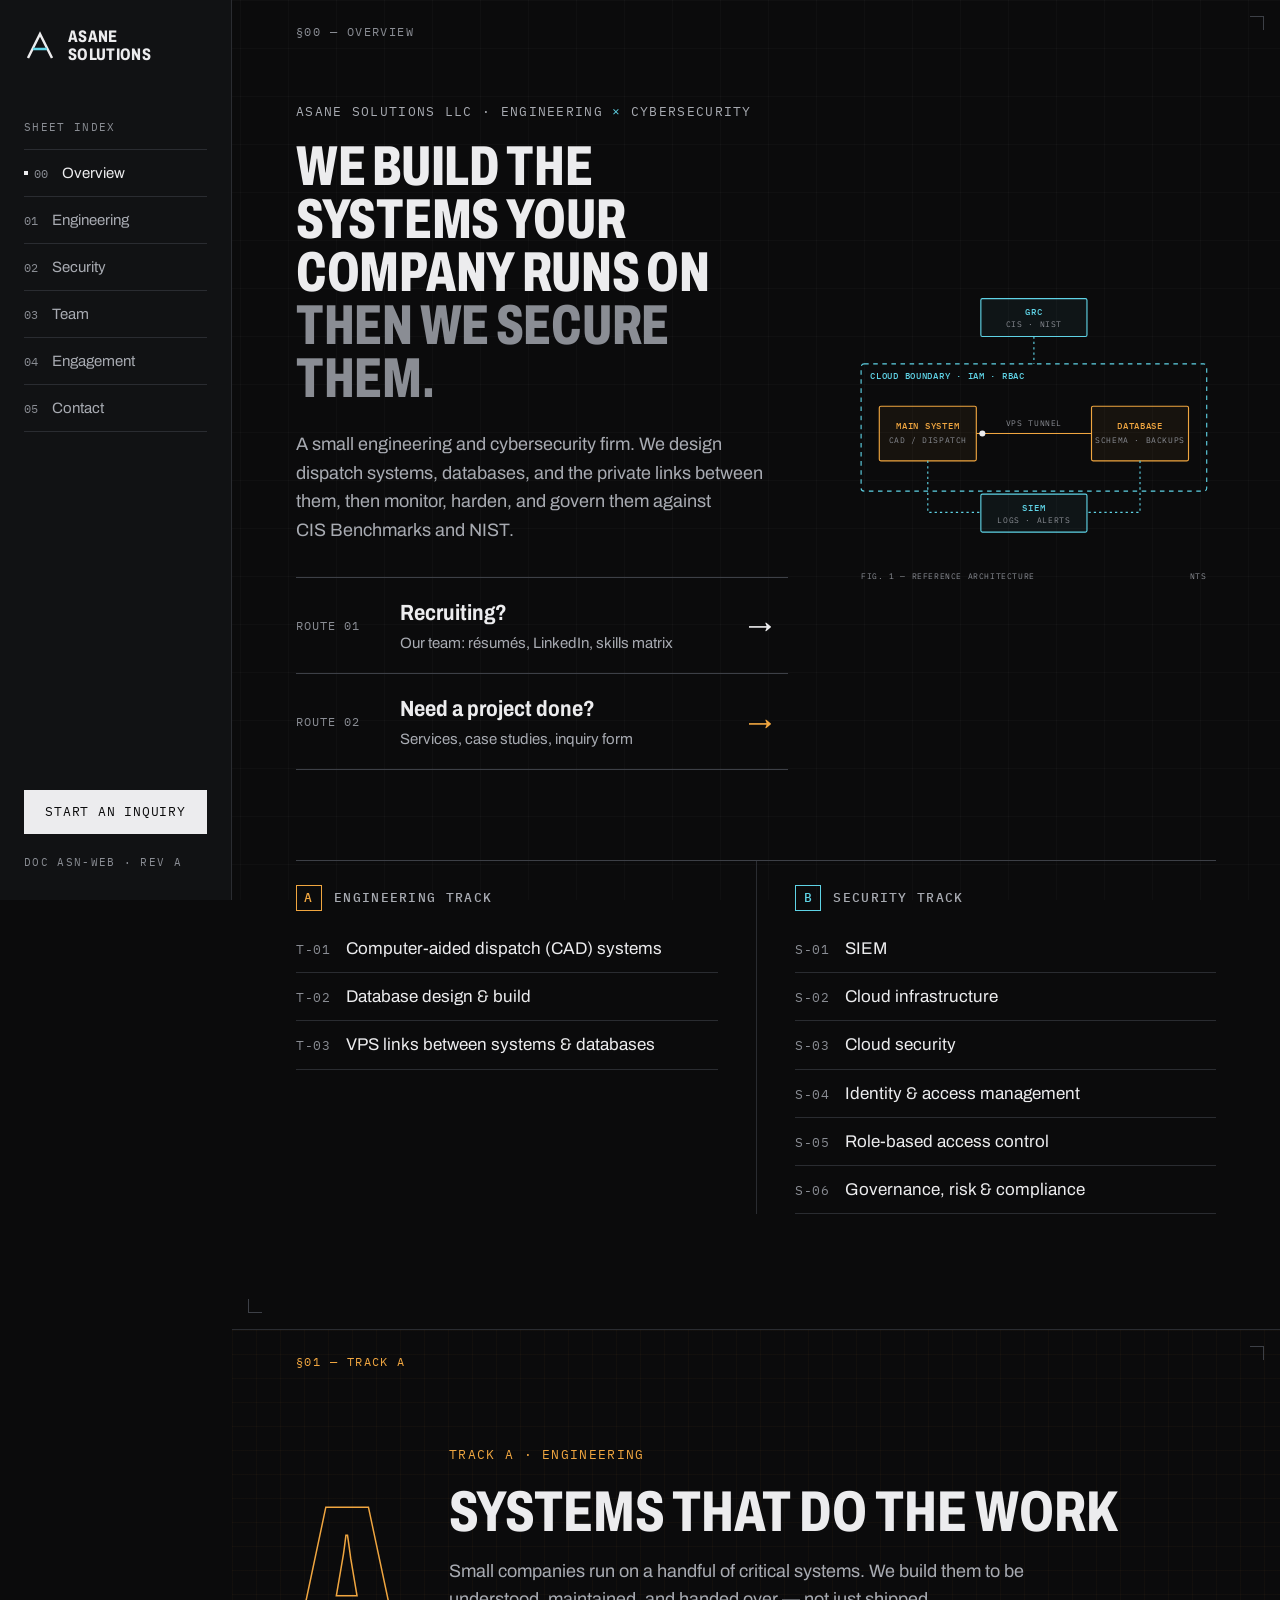
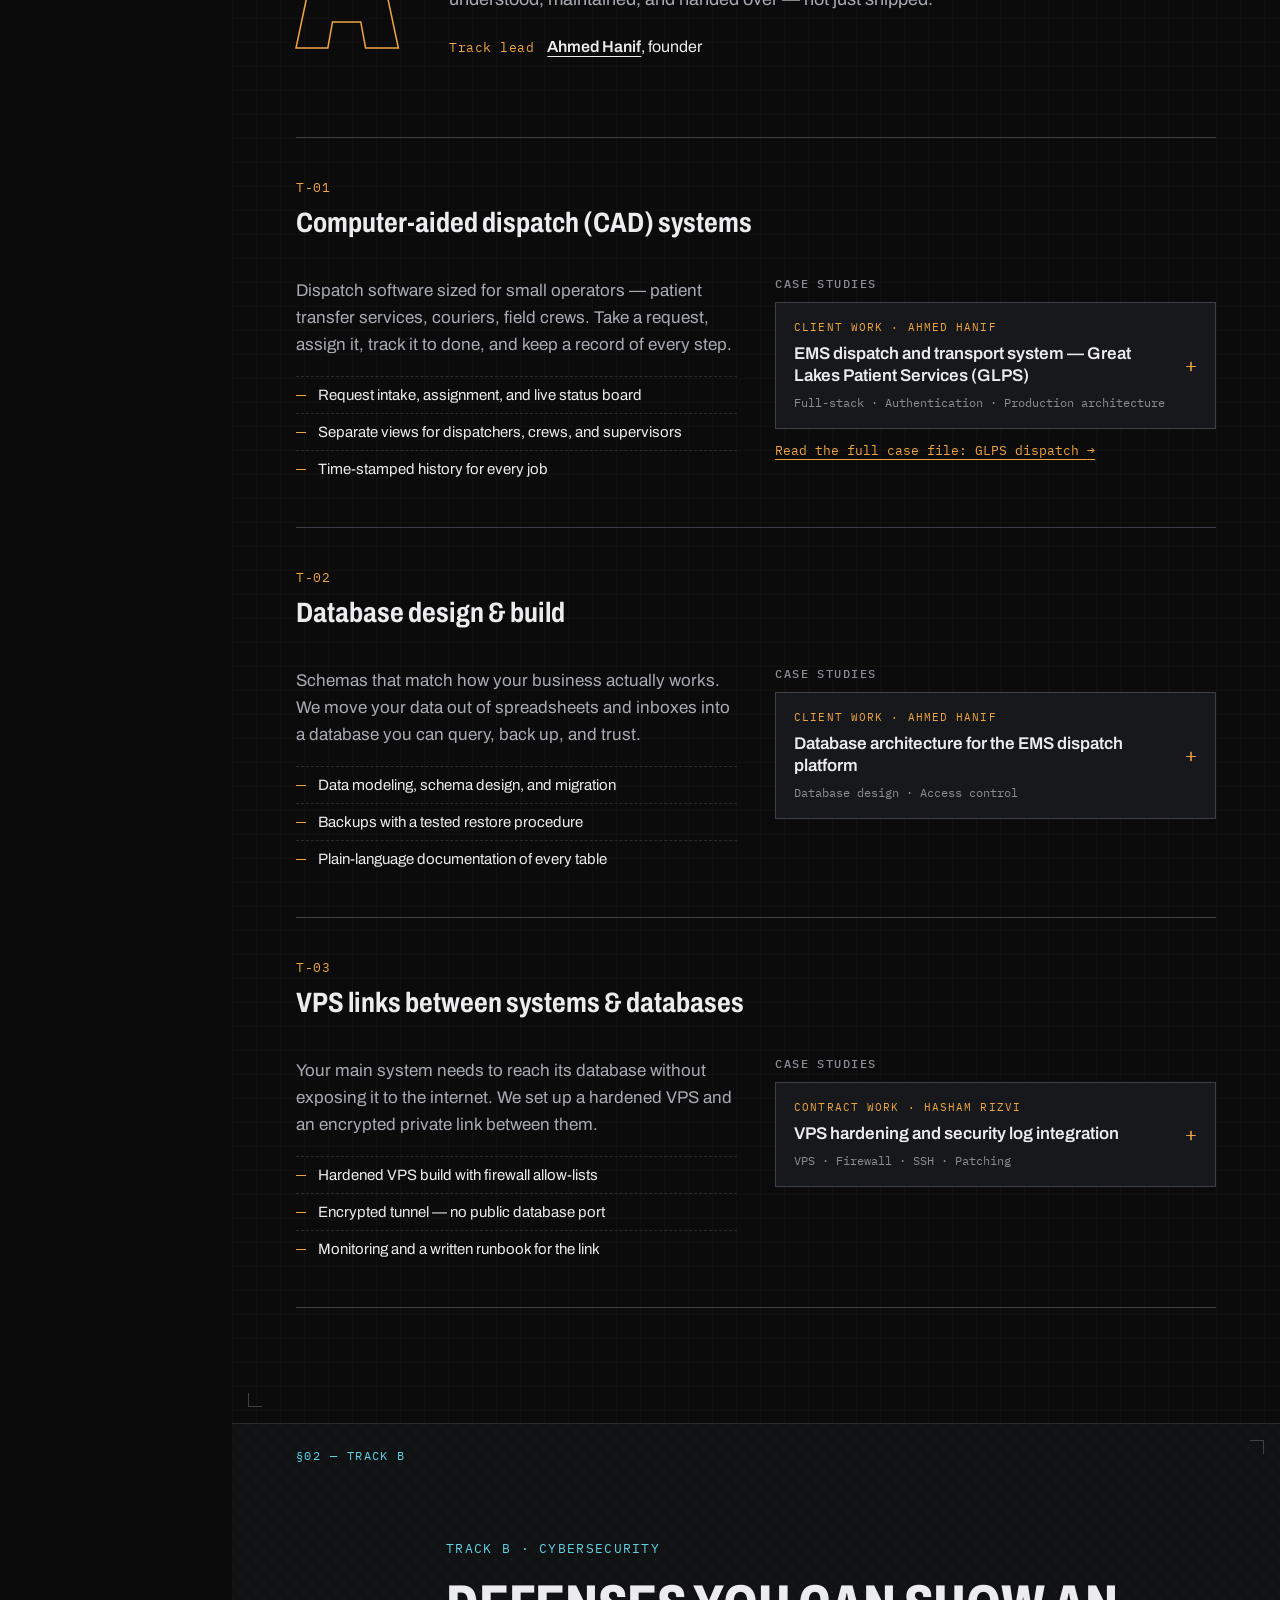
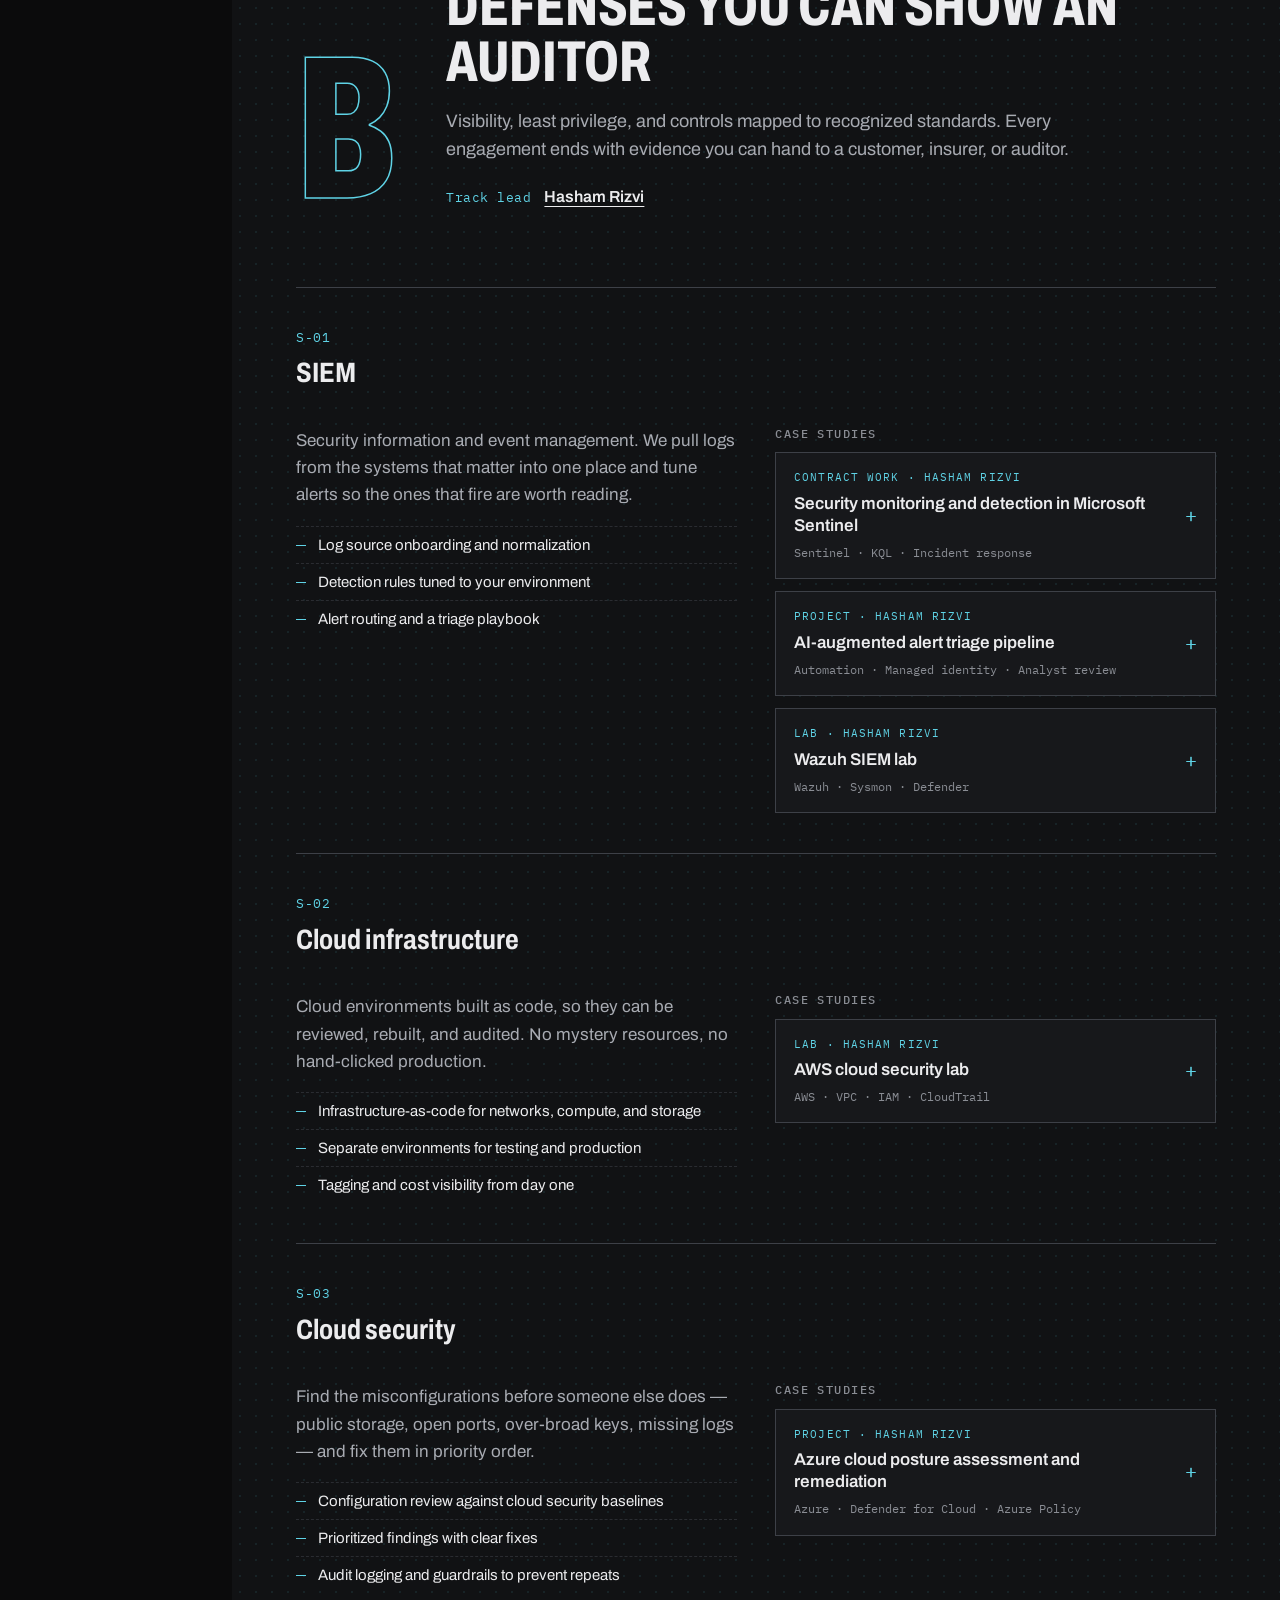
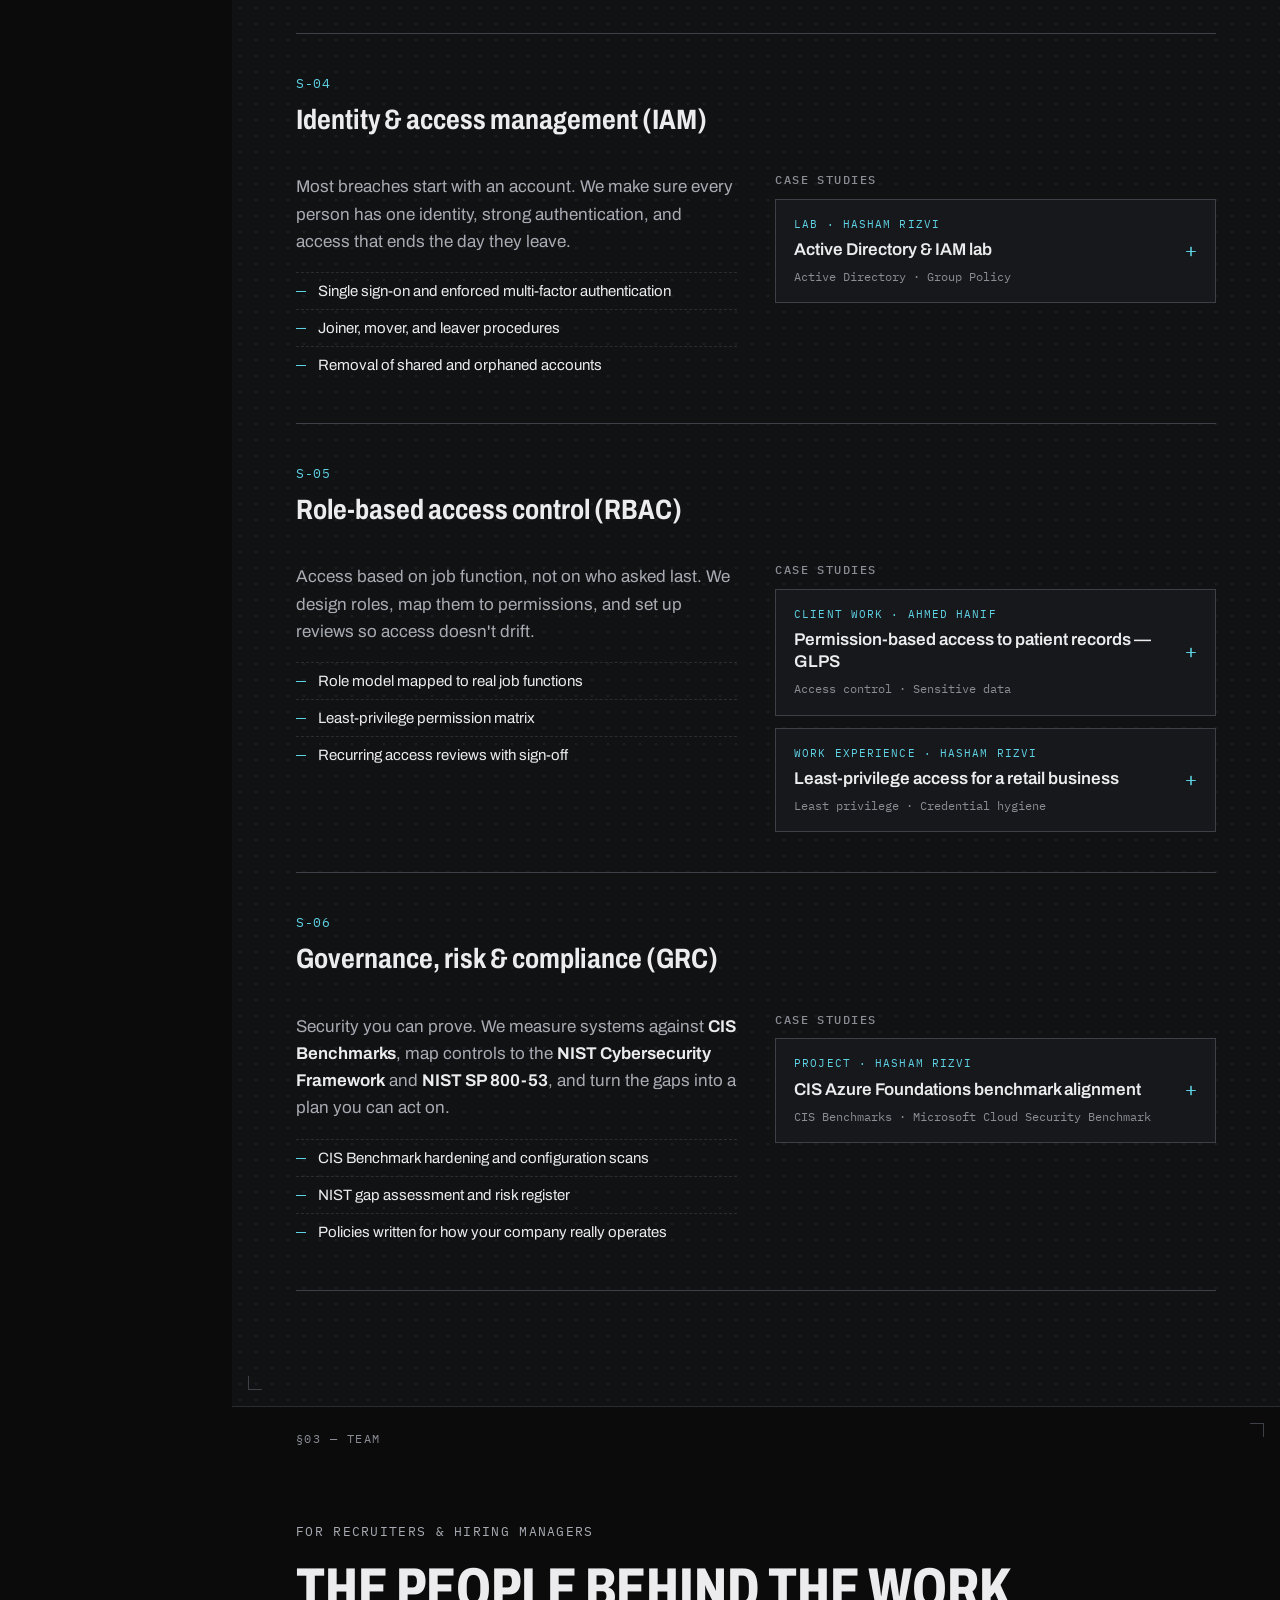
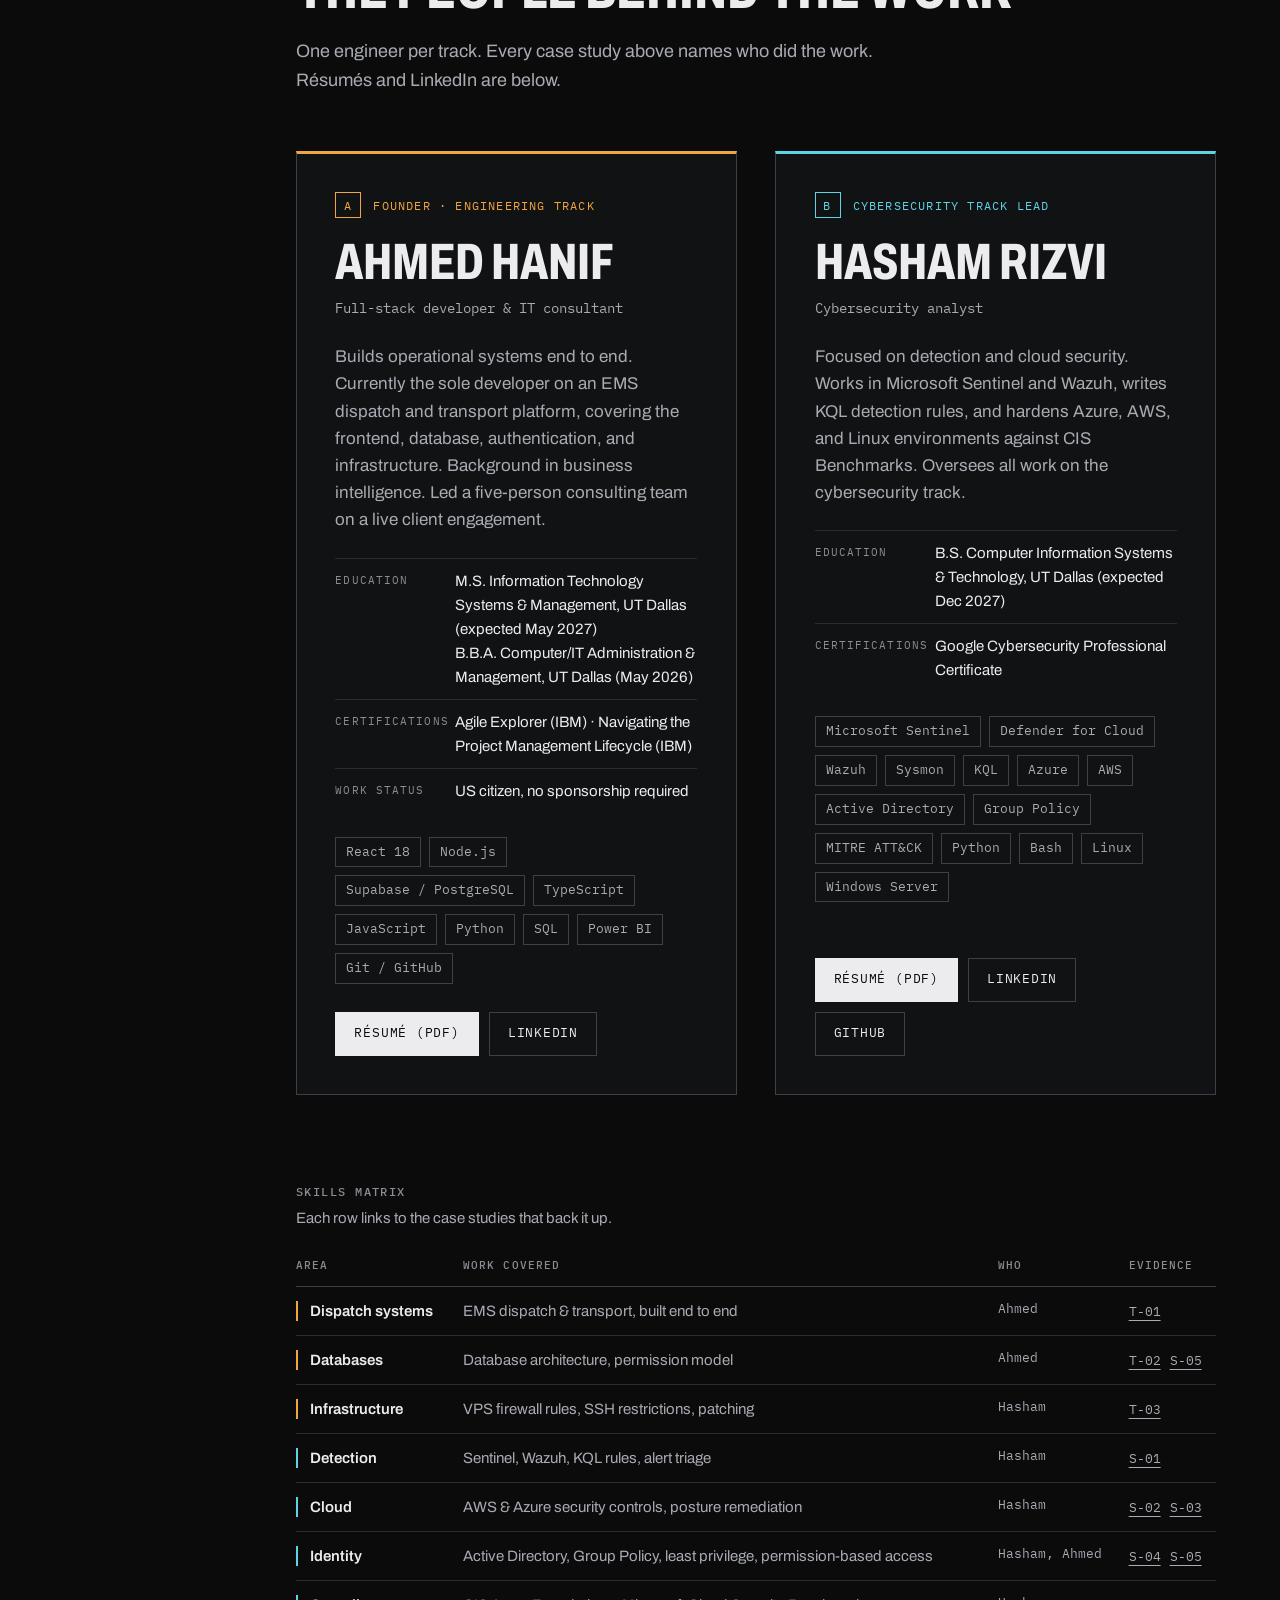
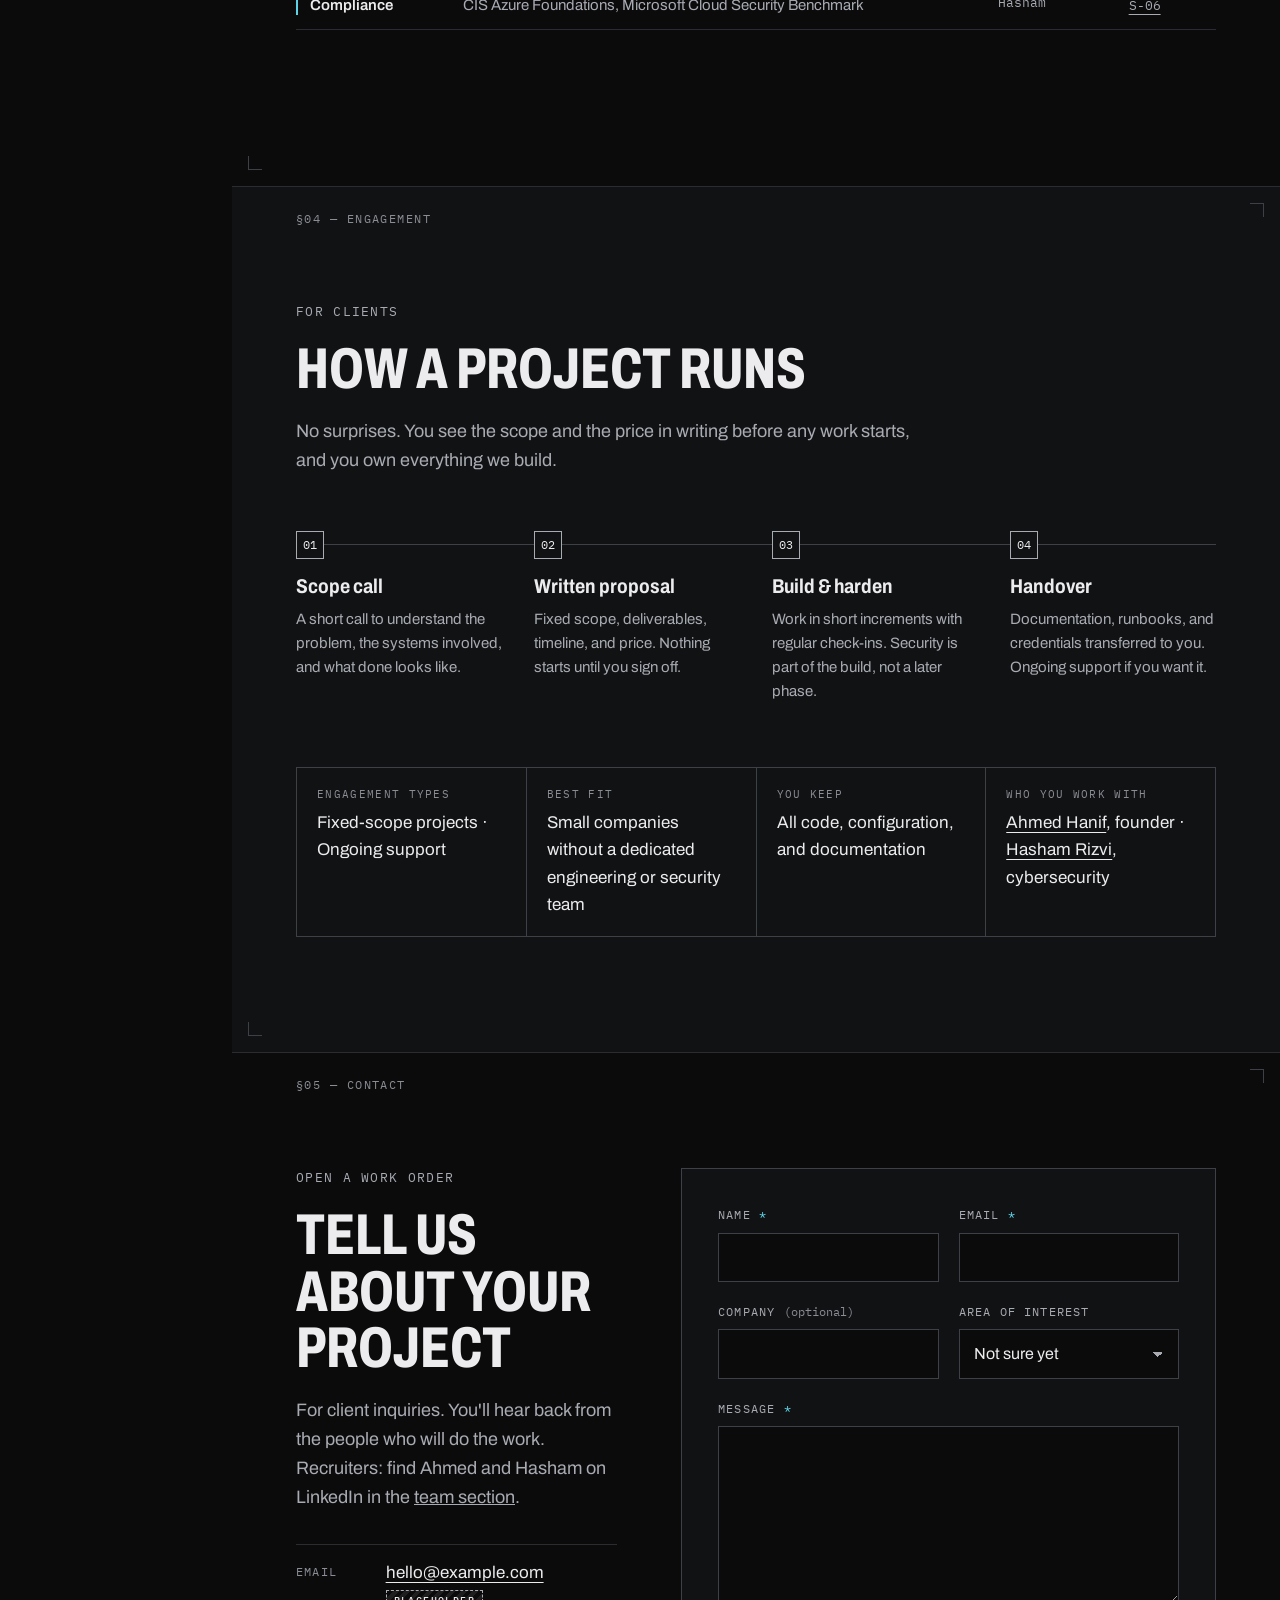
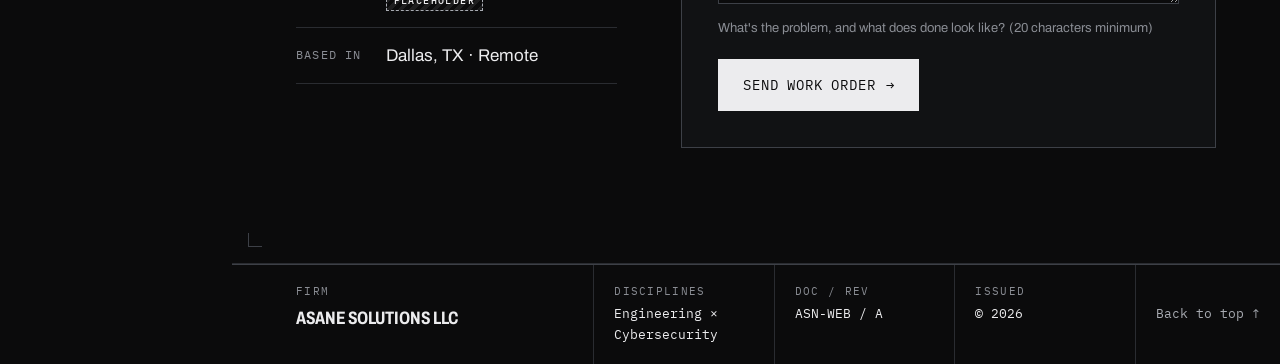
<file: index.html>
<!doctype html>
<html lang="en">
<head>
  <meta charset="utf-8">
  <meta name="viewport" content="width=device-width, initial-scale=1">
  <title>Asane Solutions — Engineering &amp; Cybersecurity</title>
  <meta name="description" content="Asane Solutions LLC builds dispatch systems, databases, and secure connectivity for small companies, then monitors, hardens, and governs them against CIS Benchmarks and NIST.">
  <meta name="theme-color" content="#0b0b0c">
  <meta property="og:title" content="Asane Solutions — Engineering &amp; Cybersecurity">
  <meta property="og:description" content="We build the systems your company runs on, then we secure them.">
  <meta property="og:type" content="website">
  <link rel="icon" href="assets/favicon.svg" type="image/svg+xml">

  <!-- Fonts: Archivo (variable width, used condensed for display) + IBM Plex Mono (labels, data). -->
  <link rel="preconnect" href="https://fonts.googleapis.com">
  <link rel="preconnect" href="https://fonts.gstatic.com" crossorigin>
  <link rel="stylesheet" href="https://fonts.googleapis.com/css2?family=Archivo:wdth,wght@62..125,400..800&family=IBM+Plex+Mono:wght@400;500&display=swap">

  <link rel="stylesheet" href="css/styles.css">
  <script src="js/main.js" defer></script>
  <script src="js/contact-form.js" defer></script>
</head>
<body>
  <a class="skip-link" href="#main">Skip to content</a>

  <!-- ============================================================
       NAVIGATION — a "sheet index" rail on desktop, top bar on mobile.
       Section numbers (00–05) match the § labels on each section.
       ============================================================ -->
  <header class="rail" data-rail>
    <a class="rail__brand" href="#top" aria-label="Asane Solutions, back to top">
      <svg class="rail__mark" viewBox="0 0 32 32" aria-hidden="true">
        <path d="M4 28 L16 4 L28 28" fill="none" stroke="currentColor" stroke-width="2.5"/>
        <path d="M9 19 H23" fill="none" stroke="var(--sec)" stroke-width="2.5"/>
      </svg>
      <span class="rail__name">Asane <br>Solutions</span>
    </a>

    <button class="rail__toggle" type="button" aria-expanded="false" aria-controls="site-nav" data-nav-toggle>
      <span class="rail__toggle-label">Menu</span>
      <span class="rail__toggle-icon" aria-hidden="true"></span>
    </button>

    <nav class="rail__nav" id="site-nav" aria-label="Primary">
      <p class="rail__caption" aria-hidden="true">Sheet index</p>
      <ol class="rail__list">
        <li><a href="#top" data-nav-link><span class="rail__num">00</span>Overview</a></li>
        <li><a href="#engineering" data-nav-link><span class="rail__num">01</span>Engineering</a></li>
        <li><a href="#security" data-nav-link><span class="rail__num">02</span>Security</a></li>
        <li><a href="#team" data-nav-link><span class="rail__num">03</span>Team</a></li>
        <li><a href="#engagement" data-nav-link><span class="rail__num">04</span>Engagement</a></li>
        <li><a href="#contact" data-nav-link><span class="rail__num">05</span>Contact</a></li>
      </ol>
      <a class="btn btn--solid rail__cta" href="#contact">Start an inquiry</a>
      <p class="rail__meta" aria-hidden="true">DOC ASN-WEB · REV A</p>
    </nav>
  </header>

  <main id="main">

    <!-- ============================================================
         §00 OVERVIEW — value statement, audience routes, capability ledger.
         ============================================================ -->
    <section class="hero sheet" id="top" aria-labelledby="hero-title">
      <div class="sheet__label" aria-hidden="true">§00 — Overview</div>

      <div class="hero__grid">
        <div class="hero__copy">
          <p class="eyebrow">Asane Solutions LLC · Engineering <span class="x">×</span> Cybersecurity</p>
          <h1 class="hero__title" id="hero-title">
            We build the systems your company runs&nbsp;on <span class="hero__then">Then we secure them.</span>
          </h1>
          <p class="hero__lede">
            A small engineering and cybersecurity firm. We design dispatch systems, databases, and the
            private links between them, then monitor, harden, and govern them against
            CIS&nbsp;Benchmarks and NIST.
          </p>

          <div class="routes" role="group" aria-label="Choose your route">
            <a class="route" href="#team">
              <span class="route__num">Route 01</span>
              <span class="route__who">Recruiting?</span>
              <span class="route__what">Our team: résumés, LinkedIn, skills matrix</span>
              <span class="route__arrow" aria-hidden="true">→</span>
            </a>
            <a class="route route--client" href="#engineering">
              <span class="route__num">Route 02</span>
              <span class="route__who">Need a project done?</span>
              <span class="route__what">Services, case studies, inquiry form</span>
              <span class="route__arrow" aria-hidden="true">→</span>
            </a>
          </div>
        </div>

        <!-- Architecture diagram: amber = engineering track, cyan = security track. -->
        <figure class="hero__figure">
          <svg class="diagram" viewBox="0 0 480 400" role="img" aria-labelledby="dg-title dg-desc">
            <title id="dg-title">How the two tracks fit together</title>
            <desc id="dg-desc">A main system connects to a database through a private VPS tunnel. Both sit inside a cloud boundary governed by identity and role-based access, report logs to a SIEM, and are measured against CIS and NIST controls.</desc>

            <!-- Security envelope -->
            <rect class="dg-sec dg-draw" x="12" y="104" width="456" height="168" rx="4" stroke-dasharray="6 6"/>
            <text class="dg-label dg-label--sec" x="24" y="124">CLOUD BOUNDARY · IAM · RBAC</text>

            <!-- GRC -->
            <rect class="dg-sec dg-draw" x="170" y="18" width="140" height="50" rx="2"/>
            <text class="dg-label dg-label--sec" x="240" y="40" text-anchor="middle">GRC</text>
            <text class="dg-sub" x="240" y="56" text-anchor="middle">CIS · NIST</text>
            <line class="dg-sec dg-draw" x1="240" y1="68" x2="240" y2="104" stroke-dasharray="3 4"/>

            <!-- Engineering nodes -->
            <rect class="dg-tech dg-draw" x="36" y="160" width="128" height="72" rx="2"/>
            <text class="dg-label dg-label--tech" x="100" y="190" text-anchor="middle">MAIN SYSTEM</text>
            <text class="dg-sub" x="100" y="208" text-anchor="middle">CAD / DISPATCH</text>

            <rect class="dg-tech dg-draw" x="316" y="160" width="128" height="72" rx="2"/>
            <text class="dg-label dg-label--tech" x="380" y="190" text-anchor="middle">DATABASE</text>
            <text class="dg-sub" x="380" y="208" text-anchor="middle">SCHEMA · BACKUPS</text>

            <!-- VPS tunnel -->
            <line class="dg-tech dg-draw" x1="164" y1="196" x2="316" y2="196"/>
            <text class="dg-sub" x="240" y="186" text-anchor="middle">VPS TUNNEL</text>
            <circle class="dg-packet" cx="172" cy="196" r="4"/>

            <!-- Log feeds to SIEM -->
            <path class="dg-sec dg-draw" d="M100 232 V300 H170" stroke-dasharray="3 4"/>
            <path class="dg-sec dg-draw" d="M380 232 V300 H310" stroke-dasharray="3 4"/>
            <rect class="dg-sec dg-draw" x="170" y="276" width="140" height="50" rx="2"/>
            <text class="dg-label dg-label--sec" x="240" y="298" text-anchor="middle">SIEM</text>
            <text class="dg-sub" x="240" y="314" text-anchor="middle">LOGS · ALERTS</text>

            <!-- Drawing furniture -->
            <text class="dg-sub" x="12" y="388">FIG. 1 — REFERENCE ARCHITECTURE</text>
            <text class="dg-sub" x="468" y="388" text-anchor="end">NTS</text>
          </svg>
        </figure>
      </div>

      <!-- Capability ledger: every service on one screen, each a jump link. -->
      <div class="ledger" aria-label="Capability index">
        <div class="ledger__col ledger__col--tech">
          <h2 class="ledger__head"><span class="track-letter" aria-hidden="true">A</span> Engineering track</h2>
          <ol class="ledger__list">
            <li><a href="#t-01"><span class="code">T-01</span>Computer-aided dispatch (CAD) systems</a></li>
            <li><a href="#t-02"><span class="code">T-02</span>Database design &amp; build</a></li>
            <li><a href="#t-03"><span class="code">T-03</span>VPS links between systems &amp; databases</a></li>
          </ol>
        </div>
        <div class="ledger__col ledger__col--sec">
          <h2 class="ledger__head"><span class="track-letter" aria-hidden="true">B</span> Security track</h2>
          <ol class="ledger__list">
            <li><a href="#s-01"><span class="code">S-01</span>SIEM</a></li>
            <li><a href="#s-02"><span class="code">S-02</span>Cloud infrastructure</a></li>
            <li><a href="#s-03"><span class="code">S-03</span>Cloud security</a></li>
            <li><a href="#s-04"><span class="code">S-04</span>Identity &amp; access management</a></li>
            <li><a href="#s-05"><span class="code">S-05</span>Role-based access control</a></li>
            <li><a href="#s-06"><span class="code">S-06</span>Governance, risk &amp; compliance</a></li>
          </ol>
        </div>
      </div>
    </section>


    <!-- ============================================================
         §01 ENGINEERING TRACK
         Each capability = <article class="cap"> with a description, scope list,
         and case studies. To add a project, copy a <details class="case"> block.
         ============================================================ -->
    <section class="track track--tech sheet" id="engineering" aria-labelledby="eng-title">
      <div class="sheet__label" aria-hidden="true">§01 — Track A</div>
      <header class="track__head">
        <span class="track__letter" aria-hidden="true">A</span>
        <div>
          <p class="eyebrow">Track A · Engineering</p>
          <h2 class="track__title" id="eng-title">Systems that do the work</h2>
          <p class="track__intro">
            Small companies run on a handful of critical systems. We build them to be understood,
            maintained, and handed over — not just shipped.
          </p>
          <p class="track__lead"><span class="code">Track lead</span> <a href="#ahmed-hanif">Ahmed Hanif</a>, founder</p>
        </div>
      </header>

      <!-- T-01 -->
      <article class="cap" id="t-01" aria-labelledby="t-01-title">
        <div class="cap__id">
          <span class="code">T-01</span>
          <h3 class="cap__title" id="t-01-title">Computer-aided dispatch (CAD) systems</h3>
        </div>
        <div class="cap__body">
          <p>Dispatch software sized for small operators — patient transfer services, couriers, field crews. Take a request, assign it, track it to done, and keep a record of every step.</p>
          <ul class="scope">
            <li>Request intake, assignment, and live status board</li>
            <li>Separate views for dispatchers, crews, and supervisors</li>
            <li>Time-stamped history for every job</li>
          </ul>
        </div>
        <div class="cap__cases">
          <h4 class="cases__title">Case studies</h4>
          <details class="case">
            <summary>
              <span class="case__kind">Client work · Ahmed Hanif</span>
              <span class="case__title">EMS dispatch and transport system — Great Lakes Patient Services (GLPS)</span>
              <span class="case__tags">Full-stack · Authentication · Production architecture</span>
            </summary>
            <dl class="case__body">
              <dt>Role</dt><dd>Contract full-stack developer &amp; IT consultant, Jul 2026 – present</dd>
              <dt>Work</dt><dd>Built the system from scratch as the sole developer: frontend, database architecture, authentication, and backend infrastructure. Designed the system architecture with security standards built in, plus structured deployment plans.</dd>
              <dt>Result</dt><dd>Prepared for full production launch, with ongoing IT consulting and technical support as the platform expands.</dd>
            </dl>
          </details>
          <a class="case-link" href="glps.html">Read the full case file: GLPS dispatch <span aria-hidden="true">→</span></a>
        </div>
      </article>

      <!-- T-02 -->
      <article class="cap" id="t-02" aria-labelledby="t-02-title">
        <div class="cap__id">
          <span class="code">T-02</span>
          <h3 class="cap__title" id="t-02-title">Database design &amp; build</h3>
        </div>
        <div class="cap__body">
          <p>Schemas that match how your business actually works. We move your data out of spreadsheets and inboxes into a database you can query, back up, and trust.</p>
          <ul class="scope">
            <li>Data modeling, schema design, and migration</li>
            <li>Backups with a tested restore procedure</li>
            <li>Plain-language documentation of every table</li>
          </ul>
        </div>
        <div class="cap__cases">
          <h4 class="cases__title">Case studies</h4>
          <details class="case">
            <summary>
              <span class="case__kind">Client work · Ahmed Hanif</span>
              <span class="case__title">Database architecture for the EMS dispatch platform</span>
              <span class="case__tags">Database design · Access control</span>
            </summary>
            <dl class="case__body">
              <dt>Role</dt><dd>Same engagement as T-01</dd>
              <dt>Work</dt><dd>Designed the database architecture behind the dispatch and transport system, which holds patient and operational records.</dd>
              <dt>Result</dt><dd>48 versioned database migrations, with a permission-based access model enforced in the database. See S-05.</dd>
            </dl>
          </details>
        </div>
      </article>

      <!-- T-03 -->
      <article class="cap" id="t-03" aria-labelledby="t-03-title">
        <div class="cap__id">
          <span class="code">T-03</span>
          <h3 class="cap__title" id="t-03-title">VPS links between systems &amp; databases</h3>
        </div>
        <div class="cap__body">
          <p>Your main system needs to reach its database without exposing it to the internet. We set up a hardened VPS and an encrypted private link between them.</p>
          <ul class="scope">
            <li>Hardened VPS build with firewall allow-lists</li>
            <li>Encrypted tunnel — no public database port</li>
            <li>Monitoring and a written runbook for the link</li>
          </ul>
        </div>
        <div class="cap__cases">
          <h4 class="cases__title">Case studies</h4>
          <details class="case">
            <summary>
              <span class="case__kind">Contract work · Hasham Rizvi</span>
              <span class="case__title">VPS hardening and security log integration</span>
              <span class="case__tags">VPS · Firewall · SSH · Patching</span>
            </summary>
            <dl class="case__body">
              <dt>Role</dt><dd>Cybersecurity analyst (contract), Jul 2026 – present</dd>
              <dt>Work</dt><dd>Hardened VPS infrastructure with firewall rules, SSH restrictions, and patching. Integrated the VPS security logs into Microsoft Sentinel alongside Azure.</dd>
              <dt>Result</dt><dd>A reduced attack surface, with VPS activity searchable next to cloud logs for cross-system investigations.</dd>
            </dl>
          </details>
        </div>
      </article>
    </section>


    <!-- ============================================================
         §02 SECURITY TRACK
         ============================================================ -->
    <section class="track track--sec sheet" id="security" aria-labelledby="sec-title">
      <div class="sheet__label" aria-hidden="true">§02 — Track B</div>
      <header class="track__head">
        <span class="track__letter" aria-hidden="true">B</span>
        <div>
          <p class="eyebrow">Track B · Cybersecurity</p>
          <h2 class="track__title" id="sec-title">Defenses you can show an auditor</h2>
          <p class="track__intro">
            Visibility, least privilege, and controls mapped to recognized standards. Every
            engagement ends with evidence you can hand to a customer, insurer, or auditor.
          </p>
          <p class="track__lead"><span class="code">Track lead</span> <a href="#hasham-rizvi">Hasham Rizvi</a></p>
        </div>
      </header>

      <!-- S-01 -->
      <article class="cap" id="s-01" aria-labelledby="s-01-title">
        <div class="cap__id">
          <span class="code">S-01</span>
          <h3 class="cap__title" id="s-01-title">SIEM</h3>
        </div>
        <div class="cap__body">
          <p>Security information and event management. We pull logs from the systems that matter into one place and tune alerts so the ones that fire are worth reading.</p>
          <ul class="scope">
            <li>Log source onboarding and normalization</li>
            <li>Detection rules tuned to your environment</li>
            <li>Alert routing and a triage playbook</li>
          </ul>
        </div>
        <div class="cap__cases">
          <h4 class="cases__title">Case studies</h4>
          <details class="case">
            <summary>
              <span class="case__kind">Contract work · Hasham Rizvi</span>
              <span class="case__title">Security monitoring and detection in Microsoft Sentinel</span>
              <span class="case__tags">Sentinel · KQL · Incident response</span>
            </summary>
            <dl class="case__body">
              <dt>Role</dt><dd>Cybersecurity analyst (contract), Jul 2026 – present</dd>
              <dt>Work</dt><dd>Integrated Azure and VPS security logs into Microsoft Sentinel. Wrote KQL analytics rules to detect privilege escalation, logging changes, and suspicious activity. Triaged alerts and correlated logs to separate real threats from false positives.</dd>
              <dt>Result</dt><dd>Documented alert-review, escalation, and containment procedures for consistent incident response.</dd>
            </dl>
          </details>
          <details class="case">
            <summary>
              <span class="case__kind">Project · Hasham Rizvi</span>
              <span class="case__title">AI-augmented alert triage pipeline</span>
              <span class="case__tags">Automation · Managed identity · Analyst review</span>
            </summary>
            <dl class="case__body">
              <dt>Work</dt><dd>Automated incident review every 15 minutes to prioritize alerts and track evidence. Replaced hardcoded credentials with managed identity access to Key Vault and Cosmos DB. Built a dashboard where analysts approve, reject, or flag AI-generated classifications before any action is taken.</dd>
              <dt>Result</dt><dd>Corrected a misconfigured API endpoint and reprocessed all 29 incidents that had failed enrichment.</dd>
              <dt>Repo</dt><dd><a href="https://github.com/HashRiz1/ai-alert-triage-pipeline" target="_blank" rel="noopener">github.com/HashRiz1/ai-alert-triage-pipeline</a></dd>
            </dl>
          </details>
          <details class="case">
            <summary>
              <span class="case__kind">Lab · Hasham Rizvi</span>
              <span class="case__title">Wazuh SIEM lab</span>
              <span class="case__tags">Wazuh · Sysmon · Defender</span>
            </summary>
            <dl class="case__body">
              <dt>Work</dt><dd>Deployed a Wazuh SIEM with Sysmon and Defender integration to monitor Linux and Windows alerts. Wrote custom detection rules and assessed vulnerabilities, malware exposure, and system hardening.</dd>
              <dt>Result</dt><dd>Vulnerability findings investigated, remediated, and verified end to end using Wazuh's vulnerability report, with each step documented.</dd>
              <dt>Repo</dt><dd><a href="https://github.com/HashRiz1/SIEM-Lab" target="_blank" rel="noopener">github.com/HashRiz1/SIEM-Lab</a></dd>
            </dl>
          </details>
        </div>
      </article>

      <!-- S-02 -->
      <article class="cap" id="s-02" aria-labelledby="s-02-title">
        <div class="cap__id">
          <span class="code">S-02</span>
          <h3 class="cap__title" id="s-02-title">Cloud infrastructure</h3>
        </div>
        <div class="cap__body">
          <p>Cloud environments built as code, so they can be reviewed, rebuilt, and audited. No mystery resources, no hand-clicked production.</p>
          <ul class="scope">
            <li>Infrastructure-as-code for networks, compute, and storage</li>
            <li>Separate environments for testing and production</li>
            <li>Tagging and cost visibility from day one</li>
          </ul>
        </div>
        <div class="cap__cases">
          <h4 class="cases__title">Case studies</h4>
          <details class="case">
            <summary>
              <span class="case__kind">Lab · Hasham Rizvi</span>
              <span class="case__title">AWS cloud security lab</span>
              <span class="case__tags">AWS · VPC · IAM · CloudTrail</span>
            </summary>
            <dl class="case__body">
              <dt>Work</dt><dd>Configured an EC2 instance with an IAM role granting read-only S3 access, simulating limited application permissions. Restricted inbound traffic to required services with VPC and security group controls.</dd>
              <dt>Result</dt><dd>Separate admin and user IAM accounts, public S3 access blocked, and CloudTrail management-event logging enabled.</dd>
              <dt>Repo</dt><dd><a href="https://github.com/HashRiz1/AWS-Cloud-Security-Lab" target="_blank" rel="noopener">github.com/HashRiz1/AWS-Cloud-Security-Lab</a></dd>
            </dl>
          </details>
        </div>
      </article>

      <!-- S-03 -->
      <article class="cap" id="s-03" aria-labelledby="s-03-title">
        <div class="cap__id">
          <span class="code">S-03</span>
          <h3 class="cap__title" id="s-03-title">Cloud security</h3>
        </div>
        <div class="cap__body">
          <p>Find the misconfigurations before someone else does — public storage, open ports, over-broad keys, missing logs — and fix them in priority order.</p>
          <ul class="scope">
            <li>Configuration review against cloud security baselines</li>
            <li>Prioritized findings with clear fixes</li>
            <li>Audit logging and guardrails to prevent repeats</li>
          </ul>
        </div>
        <div class="cap__cases">
          <h4 class="cases__title">Case studies</h4>
          <details class="case">
            <summary>
              <span class="case__kind">Project · Hasham Rizvi</span>
              <span class="case__title">Azure cloud posture assessment and remediation</span>
              <span class="case__tags">Azure · Defender for Cloud · Azure Policy</span>
            </summary>
            <dl class="case__body">
              <dt>Work</dt><dd>Remediated public storage exposure, unrestricted remote-access ports, and excessive administrator permissions. Deployed 2 Azure Policy guardrails and a CLI script that detects and remediates storage and NSG misconfigurations.</dd>
              <dt>Result</dt><dd>Cloud secure score raised from 4% to 92%. Benchmark results are under S-06.</dd>
              <dt>Repo</dt><dd><a href="https://github.com/HashRiz1/azure-cloud-posture-assessment" target="_blank" rel="noopener">github.com/HashRiz1/azure-cloud-posture-assessment</a></dd>
            </dl>
          </details>
        </div>
      </article>

      <!-- S-04 -->
      <article class="cap" id="s-04" aria-labelledby="s-04-title">
        <div class="cap__id">
          <span class="code">S-04</span>
          <h3 class="cap__title" id="s-04-title">Identity &amp; access management (IAM)</h3>
        </div>
        <div class="cap__body">
          <p>Most breaches start with an account. We make sure every person has one identity, strong authentication, and access that ends the day they leave.</p>
          <ul class="scope">
            <li>Single sign-on and enforced multi-factor authentication</li>
            <li>Joiner, mover, and leaver procedures</li>
            <li>Removal of shared and orphaned accounts</li>
          </ul>
        </div>
        <div class="cap__cases">
          <h4 class="cases__title">Case studies</h4>
          <details class="case">
            <summary>
              <span class="case__kind">Lab · Hasham Rizvi</span>
              <span class="case__title">Active Directory &amp; IAM lab</span>
              <span class="case__tags">Active Directory · Group Policy</span>
            </summary>
            <dl class="case__body">
              <dt>Work</dt><dd>Simulated an enterprise Windows domain with centralized user authentication and security-policy enforcement across domain-joined systems, plus group-based access control for a department file share.</dd>
              <dt>Result</dt><dd>Domain-wide password and lockout policy through Group Policy: 12-character minimum password, lockout after 3 failed attempts.</dd>
              <dt>Repo</dt><dd><a href="https://github.com/HashRiz1/active-directory-iam-lab" target="_blank" rel="noopener">github.com/HashRiz1/active-directory-iam-lab</a></dd>
            </dl>
          </details>
        </div>
      </article>

      <!-- S-05 -->
      <article class="cap" id="s-05" aria-labelledby="s-05-title">
        <div class="cap__id">
          <span class="code">S-05</span>
          <h3 class="cap__title" id="s-05-title">Role-based access control (RBAC)</h3>
        </div>
        <div class="cap__body">
          <p>Access based on job function, not on who asked last. We design roles, map them to permissions, and set up reviews so access doesn't drift.</p>
          <ul class="scope">
            <li>Role model mapped to real job functions</li>
            <li>Least-privilege permission matrix</li>
            <li>Recurring access reviews with sign-off</li>
          </ul>
        </div>
        <div class="cap__cases">
          <h4 class="cases__title">Case studies</h4>
          <details class="case">
            <summary>
              <span class="case__kind">Client work · Ahmed Hanif</span>
              <span class="case__title">Permission-based access to patient records — GLPS</span>
              <span class="case__tags">Access control · Sensitive data</span>
            </summary>
            <dl class="case__body">
              <dt>Role</dt><dd>Contract full-stack developer, Jul 2026 – present</dd>
              <dt>Work</dt><dd>Built five roles whose access is enforced by row-level security in the database, not only by hiding screens. Every read of a patient record is audited. <a href="glps.html#safeguards">Full safeguards</a>.</dd>
              <dt>Result</dt><dd>Secure, compliant access to sensitive records, built into the platform before launch.</dd>
            </dl>
          </details>
          <details class="case">
            <summary>
              <span class="case__kind">Work experience · Hasham Rizvi</span>
              <span class="case__title">Least-privilege access for a retail business</span>
              <span class="case__tags">Least privilege · Credential hygiene</span>
            </summary>
            <dl class="case__body">
              <dt>Role</dt><dd>IT technician, Bhabhi Boutique, Oct 2024 – Jan 2026</dd>
              <dt>Work</dt><dd>Managed user access across 4 business platforms using least-privilege principles. Enforced credential hygiene across accounts and devices.</dd>
              <dt>Result</dt><dd>Limited exposure on each platform and reduced the risk of credential misuse.</dd>
            </dl>
          </details>
        </div>
      </article>

      <!-- S-06 -->
      <article class="cap" id="s-06" aria-labelledby="s-06-title">
        <div class="cap__id">
          <span class="code">S-06</span>
          <h3 class="cap__title" id="s-06-title">Governance, risk &amp; compliance (GRC)</h3>
        </div>
        <div class="cap__body">
          <p>Security you can prove. We measure systems against <strong>CIS Benchmarks</strong>, map controls to the <strong>NIST Cybersecurity Framework</strong> and <strong>NIST SP&nbsp;800-53</strong>, and turn the gaps into a plan you can act on.</p>
          <ul class="scope">
            <li>CIS Benchmark hardening and configuration scans</li>
            <li>NIST gap assessment and risk register</li>
            <li>Policies written for how your company really operates</li>
          </ul>
        </div>
        <div class="cap__cases">
          <h4 class="cases__title">Case studies</h4>
          <details class="case">
            <summary>
              <span class="case__kind">Project · Hasham Rizvi</span>
              <span class="case__title">CIS Azure Foundations benchmark alignment</span>
              <span class="case__tags">CIS Benchmarks · Microsoft Cloud Security Benchmark</span>
            </summary>
            <dl class="case__body">
              <dt>Work</dt><dd>Measured an Azure environment against the CIS Azure Foundations Benchmark and the Microsoft Cloud Security Benchmark, then remediated the gaps (see S-03).</dd>
              <dt>Result</dt><dd>68 of 81 CIS Azure Foundations controls met, and 55 of 63 Microsoft Cloud Security Benchmark controls passed.</dd>
              <dt>Repo</dt><dd><a href="https://github.com/HashRiz1/azure-cloud-posture-assessment" target="_blank" rel="noopener">github.com/HashRiz1/azure-cloud-posture-assessment</a></dd>
            </dl>
          </details>
        </div>
      </article>
    </section>


    <!-- ============================================================
         §03 TEAM — for recruiters and hiring managers.
         Profiles are drawn from each person's résumé (assets/resumes/).
         ============================================================ -->
    <section class="team sheet" id="team" aria-labelledby="team-title">
      <div class="sheet__label" aria-hidden="true">§03 — Team</div>
      <header class="section-head">
        <p class="eyebrow">For recruiters &amp; hiring managers</p>
        <h2 class="section-title" id="team-title">The people behind the work</h2>
        <p class="section-intro">One engineer per track. Every case study above names who did the work. Résumés and LinkedIn are below.</p>
      </header>

      <div class="team__grid">
        <article class="person person--tech" id="ahmed-hanif" aria-labelledby="ahmed-name">
          <p class="person__track"><span class="track-letter" aria-hidden="true">A</span> Founder · Engineering track</p>
          <h3 class="person__name" id="ahmed-name">Ahmed Hanif</h3>
          <p class="person__role">Full-stack developer &amp; IT consultant</p>
          <p class="person__bio">Builds operational systems end to end. Currently the sole developer on an EMS dispatch and transport platform, covering the frontend, database, authentication, and infrastructure. Background in business intelligence. Led a five-person consulting team on a live client engagement.</p>
          <dl class="person__facts">
            <dt>Education</dt>
            <dd>M.S. Information Technology Systems &amp; Management, UT Dallas (expected May 2027)<br>B.B.A. Computer/IT Administration &amp; Management, UT Dallas (May 2026)</dd>
            <dt>Certifications</dt>
            <dd>Agile Explorer (IBM) · Navigating the Project Management Lifecycle (IBM)</dd>
            <dt>Work status</dt>
            <dd>US citizen, no sponsorship required</dd>
          </dl>
          <ul class="chips" aria-label="Tools and languages">
            <li>React 18</li><li>Node.js</li><li>Supabase / PostgreSQL</li><li>TypeScript</li><li>JavaScript</li>
            <li>Python</li><li>SQL</li><li>Power BI</li><li>Git / GitHub</li>
          </ul>
          <ul class="person__links">
            <li><a class="btn btn--solid" href="assets/resumes/ahmed-hanif-resume.pdf" target="_blank" rel="noopener">Résumé (PDF)</a></li>
            <li><a class="btn" href="https://www.linkedin.com/in/ahmedahanif/" target="_blank" rel="noopener">LinkedIn</a></li>
          </ul>
        </article>

        <article class="person person--sec" id="hasham-rizvi" aria-labelledby="hasham-name">
          <p class="person__track"><span class="track-letter" aria-hidden="true">B</span> Cybersecurity track lead</p>
          <h3 class="person__name" id="hasham-name">Hasham Rizvi</h3>
          <p class="person__role">Cybersecurity analyst</p>
          <p class="person__bio">Focused on detection and cloud security. Works in Microsoft Sentinel and Wazuh, writes KQL detection rules, and hardens Azure, AWS, and Linux environments against CIS Benchmarks. Oversees all work on the cybersecurity track.</p>
          <dl class="person__facts">
            <dt>Education</dt>
            <dd>B.S. Computer Information Systems &amp; Technology, UT Dallas (expected Dec 2027)</dd>
            <dt>Certifications</dt>
            <dd>Google Cybersecurity Professional Certificate</dd>
          </dl>
          <ul class="chips" aria-label="Tools and platforms">
            <li>Microsoft Sentinel</li><li>Defender for Cloud</li><li>Wazuh</li><li>Sysmon</li><li>KQL</li>
            <li>Azure</li><li>AWS</li><li>Active Directory</li><li>Group Policy</li><li>MITRE ATT&amp;CK</li>
            <li>Python</li><li>Bash</li><li>Linux</li><li>Windows Server</li>
          </ul>
          <ul class="person__links">
            <li><a class="btn btn--solid" href="assets/resumes/hasham-rizvi-resume.pdf" target="_blank" rel="noopener">Résumé (PDF)</a></li>
            <li><a class="btn" href="https://www.linkedin.com/in/hasham-rizvi/" target="_blank" rel="noopener">LinkedIn</a></li>
            <li><a class="btn" href="https://github.com/HashRiz1" target="_blank" rel="noopener">GitHub</a></li>
          </ul>
        </article>
      </div>

      <div class="team__matrix">
        <h3 class="matrix__title">Skills matrix</h3>
        <p class="matrix__note">Each row links to the case studies that back it up.</p>
        <div class="table-wrap">
          <table class="matrix">
            <thead>
              <tr><th scope="col">Area</th><th scope="col">Work covered</th><th scope="col">Who</th><th scope="col">Evidence</th></tr>
            </thead>
            <tbody>
              <tr class="row--tech"><th scope="row">Dispatch systems</th><td>EMS dispatch &amp; transport, built end to end</td><td>Ahmed</td><td><a href="#t-01">T-01</a></td></tr>
              <tr class="row--tech"><th scope="row">Databases</th><td>Database architecture, permission model</td><td>Ahmed</td><td><a href="#t-02">T-02</a> <a href="#s-05">S-05</a></td></tr>
              <tr class="row--tech"><th scope="row">Infrastructure</th><td>VPS firewall rules, SSH restrictions, patching</td><td>Hasham</td><td><a href="#t-03">T-03</a></td></tr>
              <tr class="row--sec"><th scope="row">Detection</th><td>Sentinel, Wazuh, KQL rules, alert triage</td><td>Hasham</td><td><a href="#s-01">S-01</a></td></tr>
              <tr class="row--sec"><th scope="row">Cloud</th><td>AWS &amp; Azure security controls, posture remediation</td><td>Hasham</td><td><a href="#s-02">S-02</a> <a href="#s-03">S-03</a></td></tr>
              <tr class="row--sec"><th scope="row">Identity</th><td>Active Directory, Group Policy, least privilege, permission-based access</td><td>Hasham, Ahmed</td><td><a href="#s-04">S-04</a> <a href="#s-05">S-05</a></td></tr>
              <tr class="row--sec"><th scope="row">Compliance</th><td>CIS Azure Foundations, Microsoft Cloud Security Benchmark</td><td>Hasham</td><td><a href="#s-06">S-06</a></td></tr>
            </tbody>
          </table>
        </div>
      </div>
    </section>


    <!-- ============================================================
         §04 ENGAGEMENT — how a client project runs.
         Adjust the steps and terms to match how you actually work.
         ============================================================ -->
    <section class="engagement sheet" id="engagement" aria-labelledby="eng-process-title">
      <div class="sheet__label" aria-hidden="true">§04 — Engagement</div>
      <header class="section-head">
        <p class="eyebrow">For clients</p>
        <h2 class="section-title" id="eng-process-title">How a project runs</h2>
        <p class="section-intro">No surprises. You see the scope and the price in writing before any work starts, and you own everything we build.</p>
      </header>

      <ol class="flow">
        <li class="flow__step">
          <span class="flow__num">01</span>
          <h3 class="flow__title">Scope call</h3>
          <p>A short call to understand the problem, the systems involved, and what done looks like.</p>
        </li>
        <li class="flow__step">
          <span class="flow__num">02</span>
          <h3 class="flow__title">Written proposal</h3>
          <p>Fixed scope, deliverables, timeline, and price. Nothing starts until you sign off.</p>
        </li>
        <li class="flow__step">
          <span class="flow__num">03</span>
          <h3 class="flow__title">Build &amp; harden</h3>
          <p>Work in short increments with regular check-ins. Security is part of the build, not a later phase.</p>
        </li>
        <li class="flow__step">
          <span class="flow__num">04</span>
          <h3 class="flow__title">Handover</h3>
          <p>Documentation, runbooks, and credentials transferred to you. Ongoing support if you want it.</p>
        </li>
      </ol>

      <dl class="terms">
        <div><dt>Engagement types</dt><dd>Fixed-scope projects · Ongoing support</dd></div>
        <div><dt>Best fit</dt><dd>Small companies without a dedicated engineering or security team</dd></div>
        <div><dt>You keep</dt><dd>All code, configuration, and documentation</dd></div>
        <div><dt>Who you work with</dt><dd><a href="#ahmed-hanif">Ahmed Hanif</a>, founder · <a href="#hasham-rizvi">Hasham Rizvi</a>, cybersecurity</dd></div>
      </dl>
    </section>


    <!-- ============================================================
         §05 CONTACT — work-order style inquiry form.
         Delivery is configured in js/contact-form.js (CONTACT_CONFIG).
         ============================================================ -->
    <section class="contact sheet" id="contact" aria-labelledby="contact-title">
      <div class="sheet__label" aria-hidden="true">§05 — Contact</div>

      <div class="contact__grid">
        <div class="contact__info">
          <p class="eyebrow">Open a work order</p>
          <h2 class="section-title" id="contact-title">Tell us about your project</h2>
          <p class="section-intro">For client inquiries. You'll hear back from the people who will do the work. Recruiters: find Ahmed and Hasham on LinkedIn in the <a href="#team">team section</a>.</p>

          <dl class="contact__direct">
            <dt>Email</dt>
            <dd>
              <!-- PLACEHOLDER: replace with the real address (also update CONTACT_CONFIG in js/contact-form.js). -->
              <a href="mailto:hello@example.com">hello@example.com</a>
              <span class="tag-placeholder">Placeholder</span>
            </dd>
            <dt>Based in</dt>
            <dd>
              Dallas, TX · Remote
            </dd>
          </dl>
        </div>

        <form class="form" id="contact-form" novalidate data-contact-form>

          <div class="form__row">
            <div class="field">
              <label for="f-name">Name <span class="req" aria-hidden="true">*</span></label>
              <input id="f-name" name="name" type="text" autocomplete="name" required maxlength="100" aria-describedby="f-name-err">
              <p class="field__error" id="f-name-err"></p>
            </div>
            <div class="field">
              <label for="f-email">Email <span class="req" aria-hidden="true">*</span></label>
              <input id="f-email" name="email" type="email" autocomplete="email" required maxlength="200" aria-describedby="f-email-err">
              <p class="field__error" id="f-email-err"></p>
            </div>
          </div>

          <div class="form__row">
            <div class="field">
              <label for="f-org">Company <span class="opt">(optional)</span></label>
              <input id="f-org" name="organization" type="text" autocomplete="organization" maxlength="120">
            </div>
            <div class="field">
              <label for="f-area">Area of interest</label>
              <select id="f-area" name="area">
                <option value="Not sure yet">Not sure yet</option>
                <optgroup label="Track A · Engineering">
                  <option>T-01 Dispatch (CAD) systems</option>
                  <option>T-02 Database design &amp; build</option>
                  <option>T-03 VPS links</option>
                </optgroup>
                <optgroup label="Track B · Security">
                  <option>S-01 SIEM</option>
                  <option>S-02 Cloud infrastructure</option>
                  <option>S-03 Cloud security</option>
                  <option>S-04 Identity &amp; access management</option>
                  <option>S-05 Role-based access control</option>
                  <option>S-06 Governance, risk &amp; compliance</option>
                </optgroup>
              </select>
            </div>
          </div>

          <div class="field">
            <label for="f-message">Message <span class="req" aria-hidden="true">*</span></label>
            <textarea id="f-message" name="message" rows="6" required minlength="20" maxlength="4000" aria-describedby="f-message-hint f-message-err"></textarea>
            <p class="field__hint" id="f-message-hint">What's the problem, and what does done look like? (20 characters minimum)</p>
            <p class="field__error" id="f-message-err"></p>
          </div>

          <!-- Honeypot: hidden from people, often filled by bots. Submissions with a value are dropped. -->
          <div class="hp" aria-hidden="true">
            <label for="f-website">Website</label>
            <input id="f-website" name="website" type="text" tabindex="-1" autocomplete="off">
          </div>

          <div class="form__actions">
            <button class="btn btn--solid btn--lg" type="submit">Send work order <span aria-hidden="true">→</span></button>
            <p class="form__status" role="status" aria-live="polite" data-form-status></p>
          </div>
        </form>
      </div>
    </section>
  </main>

  <!-- Title block — the "drawing border" footer. -->
  <footer class="titleblock">
    <div class="titleblock__cell titleblock__cell--wide">
      <span class="titleblock__k">Firm</span>
      <span class="titleblock__v">Asane Solutions LLC</span>
    </div>
    <div class="titleblock__cell">
      <span class="titleblock__k">Disciplines</span>
      <span class="titleblock__v">Engineering × Cybersecurity</span>
    </div>
    <div class="titleblock__cell">
      <span class="titleblock__k">Doc / Rev</span>
      <span class="titleblock__v">ASN-WEB / A</span>
    </div>
    <div class="titleblock__cell">
      <span class="titleblock__k">Issued</span>
      <span class="titleblock__v">© <span data-year>2026</span></span>
    </div>
    <div class="titleblock__cell">
      <a class="titleblock__top" href="#top">Back to top ↑</a>
    </div>
  </footer>
</body>
</html>
</file>
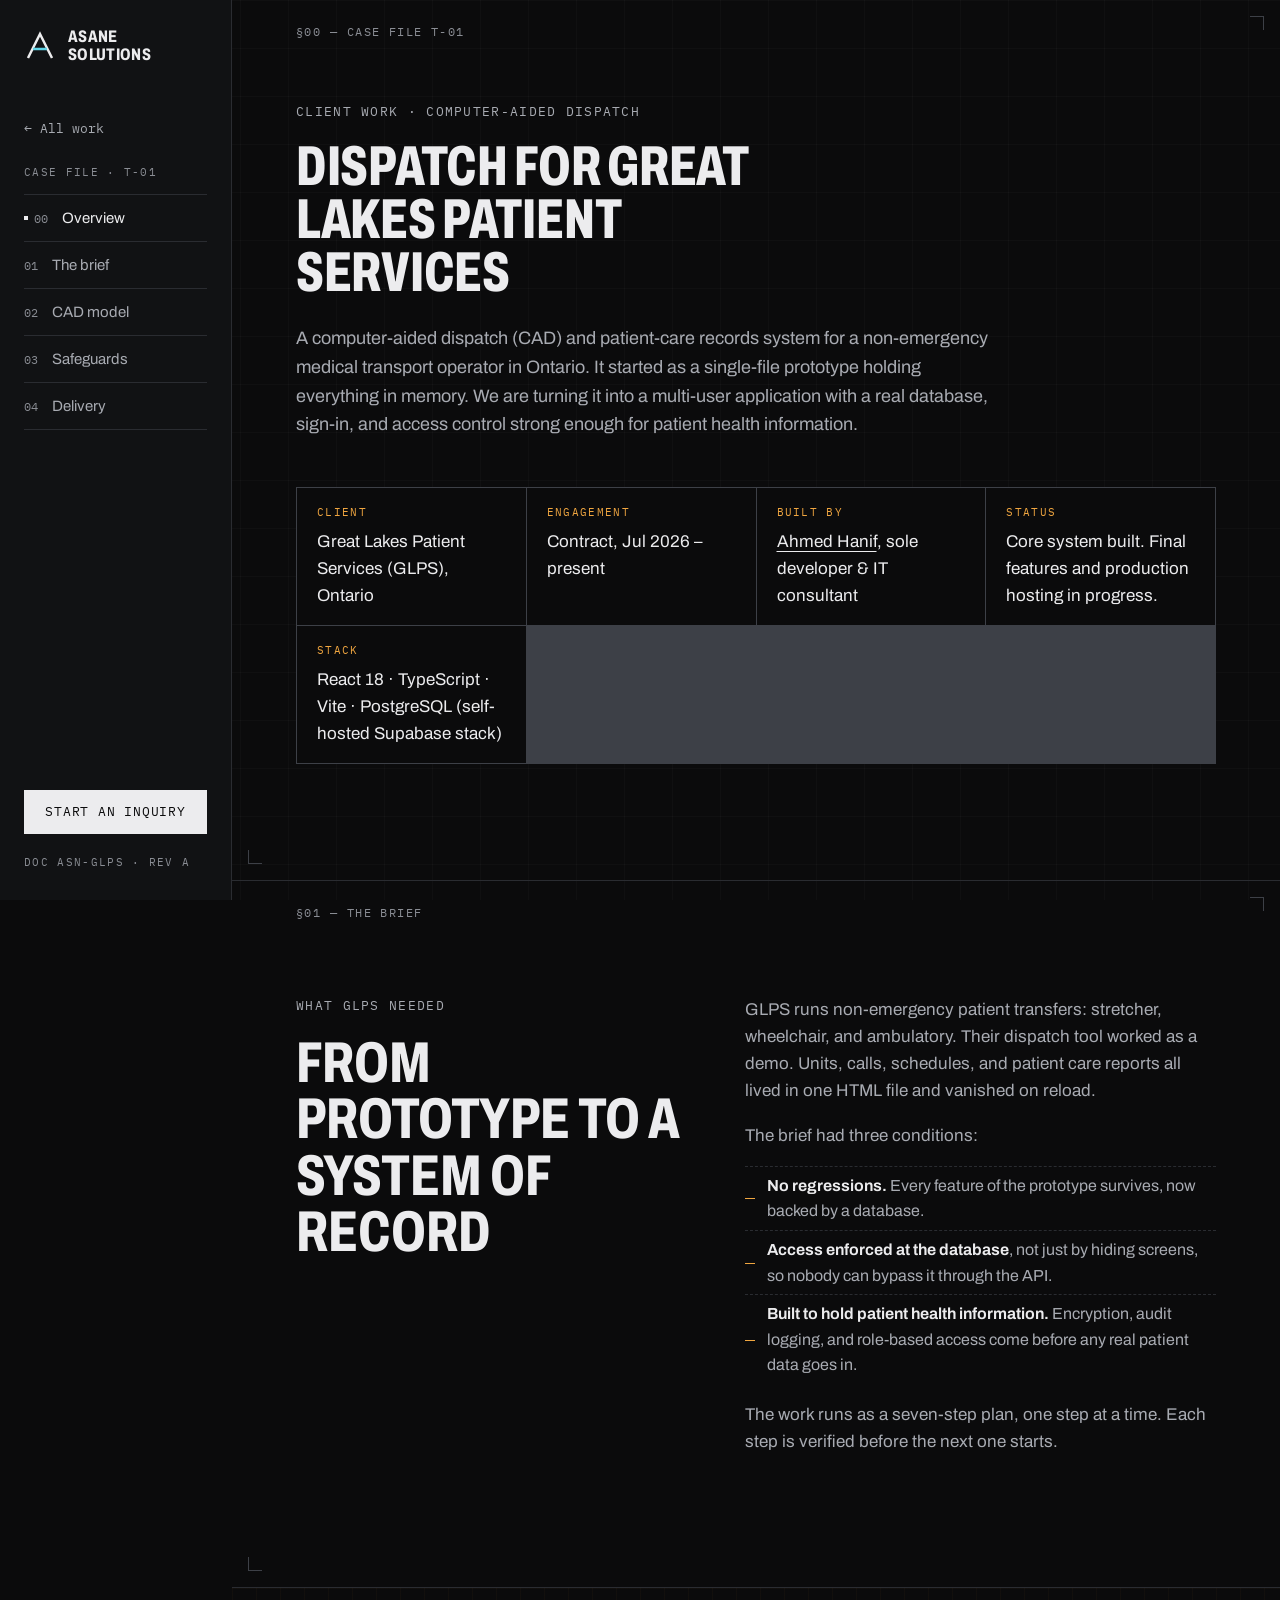
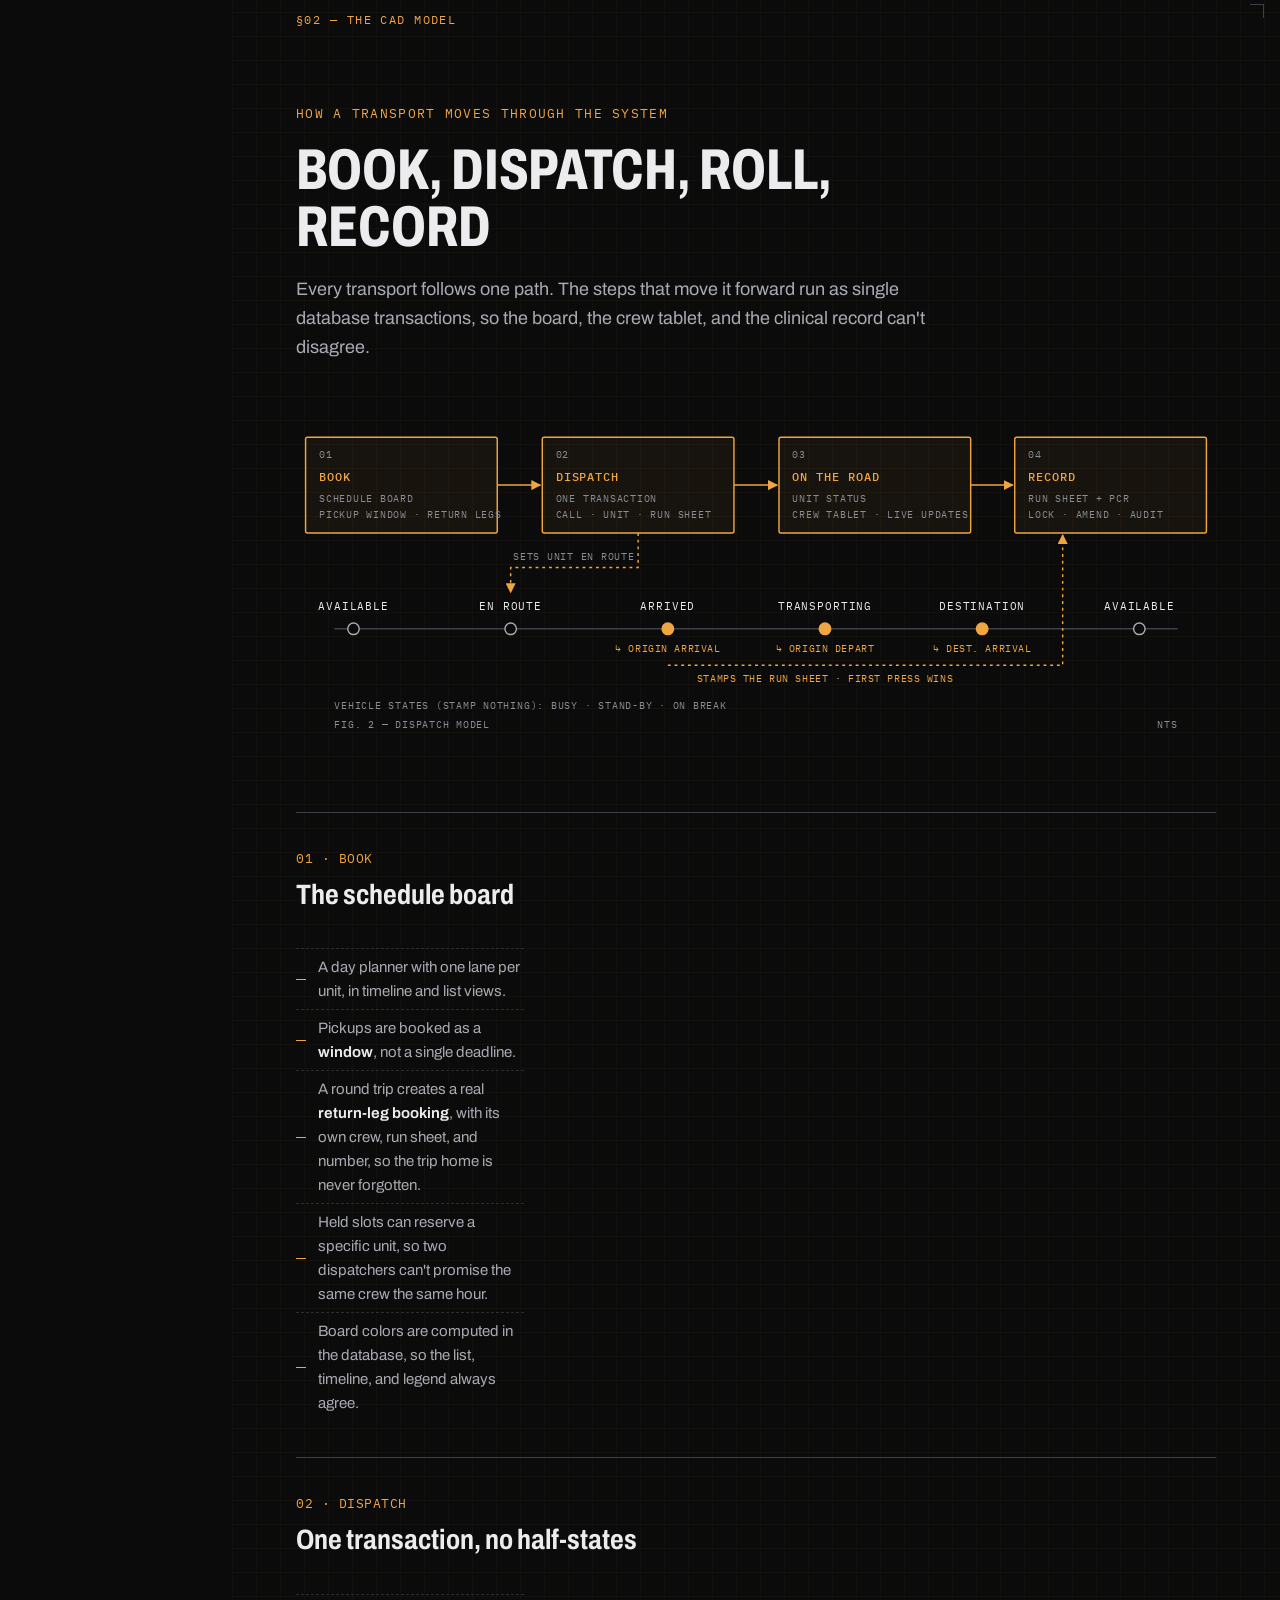
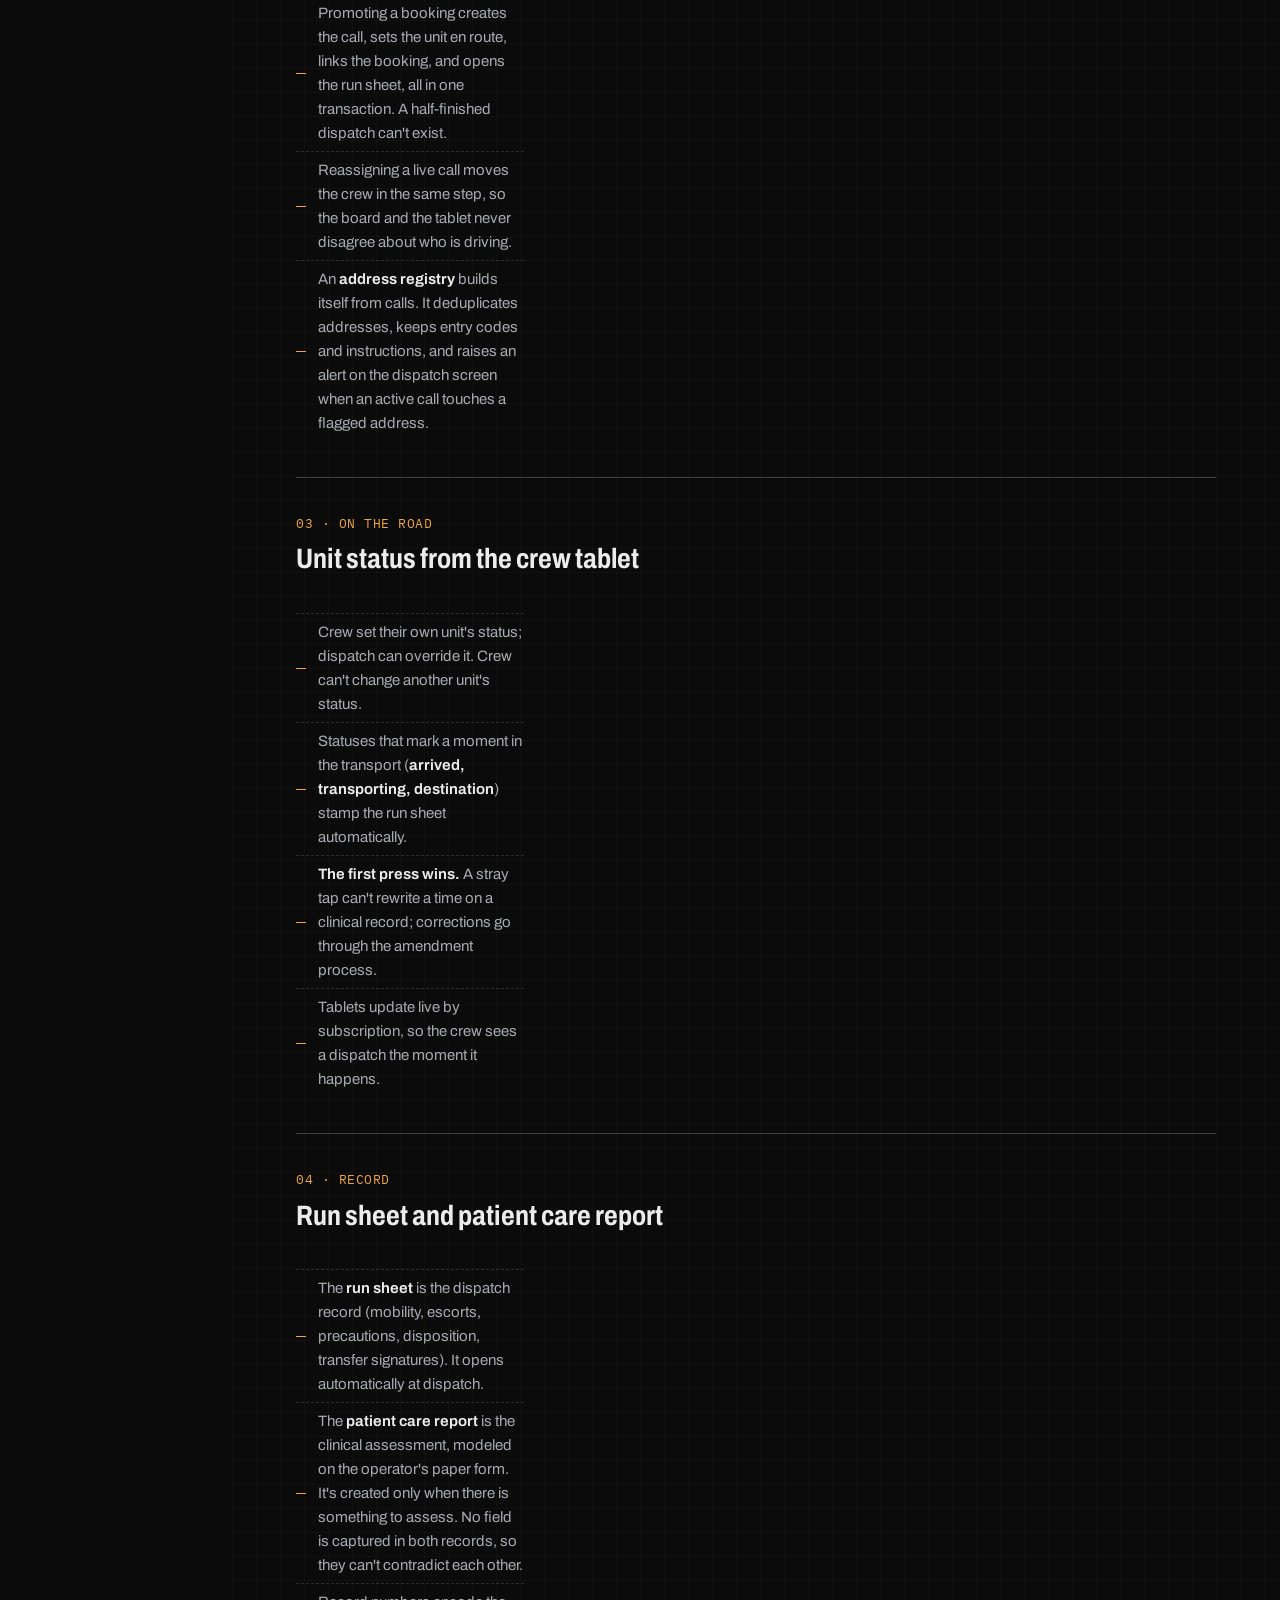
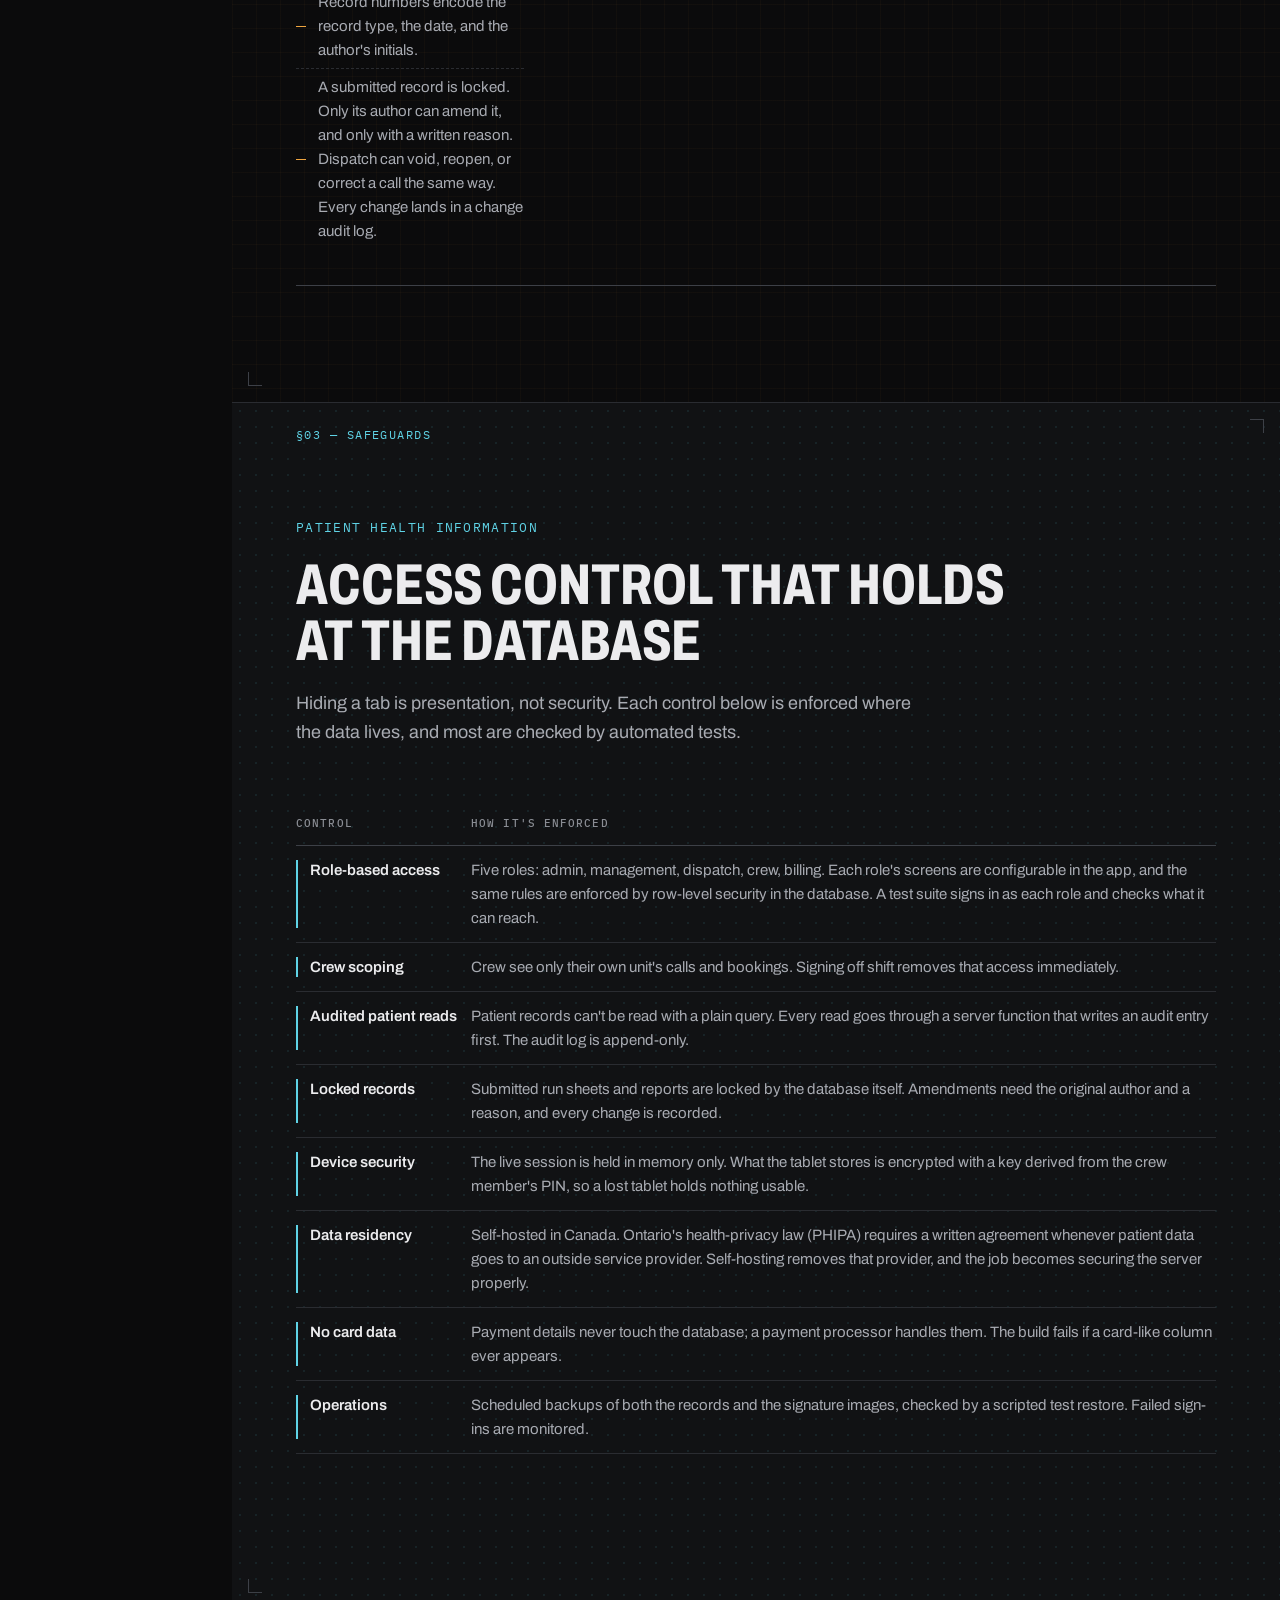
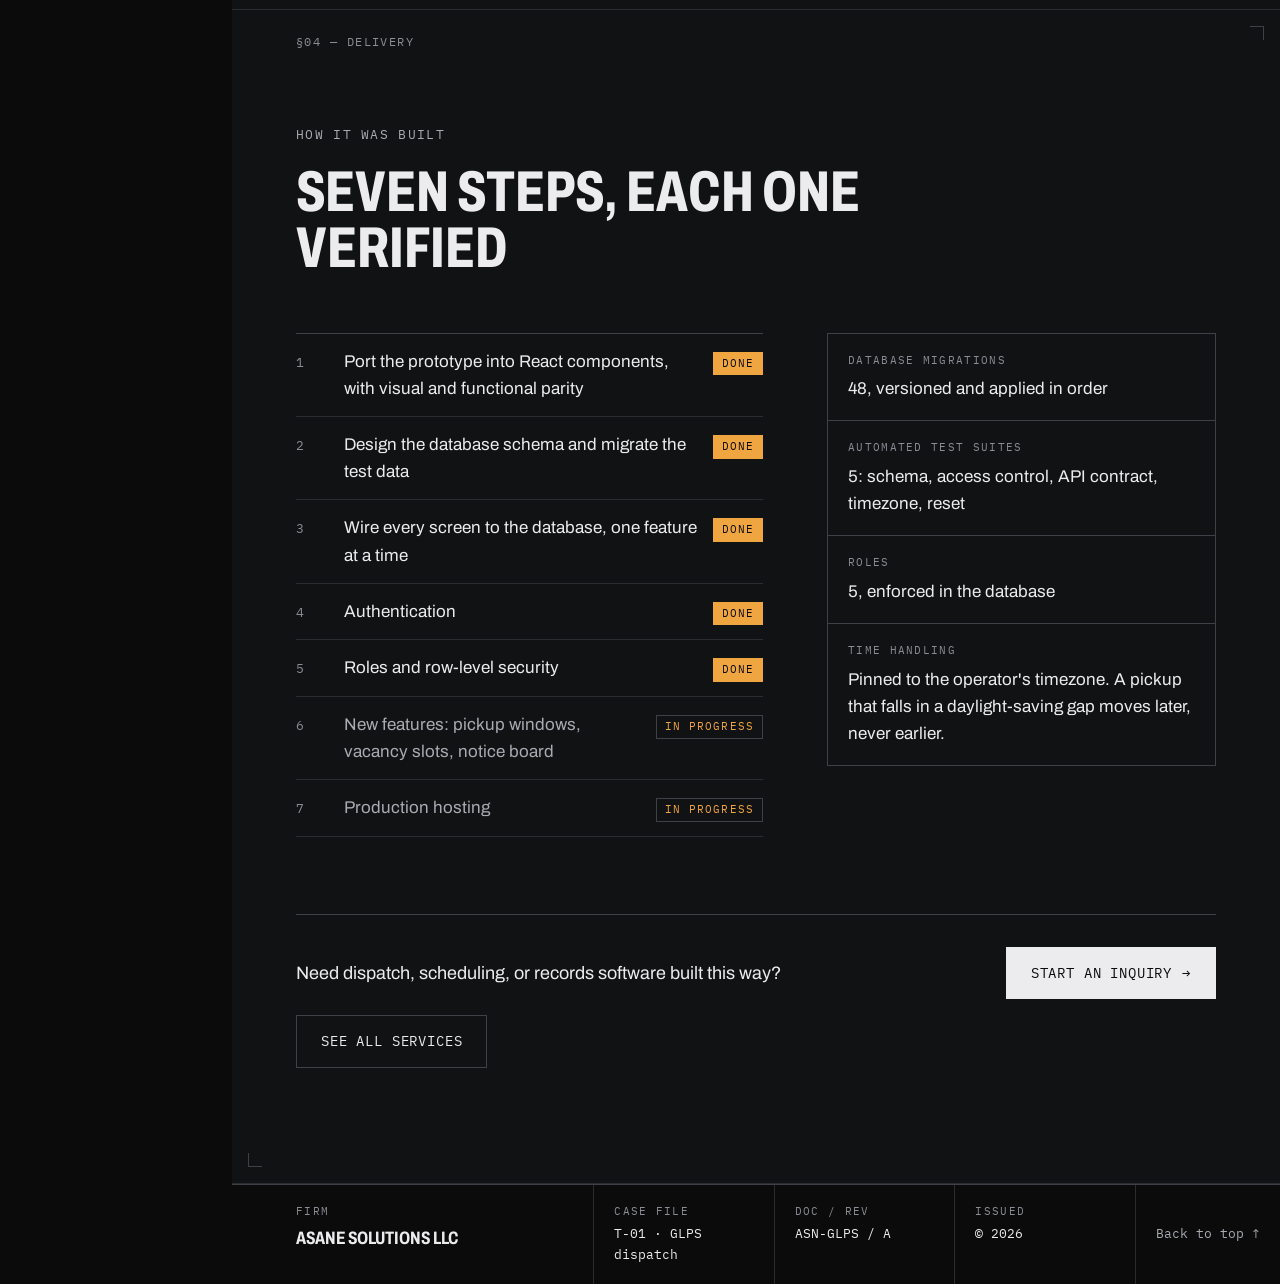
<file: glps.html>
<!doctype html>
<html lang="en">
<head>
  <meta charset="utf-8">
  <meta name="viewport" content="width=device-width, initial-scale=1">
  <title>GLPS Dispatch — Asane Solutions</title>
  <meta name="description" content="Case file: the computer-aided dispatch and patient-care records system Asane Solutions is building for Great Lakes Patient Services, a non-emergency medical transport operator in Ontario.">
  <meta name="theme-color" content="#0b0b0c">
  <meta property="og:title" content="GLPS Dispatch — Asane Solutions">
  <meta property="og:description" content="A computer-aided dispatch system for non-emergency patient transport, built to hold patient health information safely.">
  <meta property="og:type" content="article">
  <link rel="icon" href="assets/favicon.svg" type="image/svg+xml">

  <link rel="preconnect" href="https://fonts.googleapis.com">
  <link rel="preconnect" href="https://fonts.gstatic.com" crossorigin>
  <link rel="stylesheet" href="https://fonts.googleapis.com/css2?family=Archivo:wdth,wght@62..125,400..800&family=IBM+Plex+Mono:wght@400;500&display=swap">

  <link rel="stylesheet" href="css/styles.css">
  <script src="js/main.js" defer></script>
</head>
<body>
  <a class="skip-link" href="#main">Skip to content</a>

  <!-- ============================================================
       CASE FILE — Great Lakes Patient Services (GLPS).
       Public, case-study level only. Infrastructure details (hostnames,
       server setup, ports, backup locations) and open issues from the
       private repository are deliberately left out.
       ============================================================ -->
  <header class="rail" data-rail>
    <a class="rail__brand" href="index.html" aria-label="Asane Solutions, home">
      <svg class="rail__mark" viewBox="0 0 32 32" aria-hidden="true">
        <path d="M4 28 L16 4 L28 28" fill="none" stroke="currentColor" stroke-width="2.5"/>
        <path d="M9 19 H23" fill="none" stroke="var(--sec)" stroke-width="2.5"/>
      </svg>
      <span class="rail__name">Asane <br>Solutions</span>
    </a>

    <button class="rail__toggle" type="button" aria-expanded="false" aria-controls="site-nav" data-nav-toggle>
      <span class="rail__toggle-label">Menu</span>
      <span class="rail__toggle-icon" aria-hidden="true"></span>
    </button>

    <nav class="rail__nav" id="site-nav" aria-label="Case file">
      <a class="rail__back" href="index.html#t-01">← All work</a>
      <p class="rail__caption" aria-hidden="true">Case file · T-01</p>
      <ol class="rail__list">
        <li><a href="#top" data-nav-link><span class="rail__num">00</span>Overview</a></li>
        <li><a href="#brief" data-nav-link><span class="rail__num">01</span>The brief</a></li>
        <li><a href="#model" data-nav-link><span class="rail__num">02</span>CAD model</a></li>
        <li><a href="#safeguards" data-nav-link><span class="rail__num">03</span>Safeguards</a></li>
        <li><a href="#delivery" data-nav-link><span class="rail__num">04</span>Delivery</a></li>
      </ol>
      <a class="btn btn--solid rail__cta" href="index.html#contact">Start an inquiry</a>
      <p class="rail__meta" aria-hidden="true">DOC ASN-GLPS · REV A</p>
    </nav>
  </header>

  <main id="main">

    <!-- §00 OVERVIEW ------------------------------------------------- -->
    <section class="sheet casefile" id="top" aria-labelledby="case-title">
      <div class="sheet__label" aria-hidden="true">§00 — Case file T-01</div>
      <p class="eyebrow">Client work · Computer-aided dispatch</p>
      <h1 class="hero__title casefile__title" id="case-title">
        Dispatch for Great Lakes Patient Services
      </h1>
      <p class="hero__lede casefile__lede">
        A computer-aided dispatch (CAD) and patient-care records system for a non-emergency medical
        transport operator in Ontario. It started as a single-file prototype holding everything in
        memory. We are turning it into a multi-user application with a real database, sign-in,
        and access control strong enough for patient health information.
      </p>

      <dl class="casemeta">
        <div><dt>Client</dt><dd>Great Lakes Patient Services (GLPS), Ontario</dd></div>
        <div><dt>Engagement</dt><dd>Contract, Jul 2026 – present</dd></div>
        <div><dt>Built by</dt><dd><a href="index.html#ahmed-hanif">Ahmed Hanif</a>, sole developer &amp; IT consultant</dd></div>
        <div><dt>Status</dt><dd>Core system built. Final features and production hosting in progress.</dd></div>
        <div><dt>Stack</dt><dd>React 18 · TypeScript · Vite · PostgreSQL (self-hosted Supabase stack)</dd></div>
      </dl>
    </section>


    <!-- §01 THE BRIEF ------------------------------------------------ -->
    <section class="sheet" id="brief" aria-labelledby="brief-title">
      <div class="sheet__label" aria-hidden="true">§01 — The brief</div>
      <div class="brief">
        <header class="section-head">
          <p class="eyebrow">What GLPS needed</p>
          <h2 class="section-title" id="brief-title">From prototype to a system of record</h2>
        </header>
        <div class="brief__body">
          <p>GLPS runs non-emergency patient transfers: stretcher, wheelchair, and ambulatory. Their dispatch tool worked as a demo. Units, calls, schedules, and patient care reports all lived in one HTML file and vanished on reload.</p>
          <p>The brief had three conditions:</p>
          <ul class="scope scope--tech">
            <li><strong>No regressions.</strong> Every feature of the prototype survives, now backed by a database.</li>
            <li><strong>Access enforced at the database</strong>, not just by hiding screens, so nobody can bypass it through the API.</li>
            <li><strong>Built to hold patient health information.</strong> Encryption, audit logging, and role-based access come before any real patient data goes in.</li>
          </ul>
          <p>The work runs as a seven-step plan, one step at a time. Each step is verified before the next one starts.</p>
        </div>
      </div>
    </section>


    <!-- §02 THE CAD MODEL -------------------------------------------- -->
    <section class="sheet track track--tech" id="model" aria-labelledby="model-title">
      <div class="sheet__label" aria-hidden="true">§02 — The CAD model</div>
      <header class="section-head">
        <p class="eyebrow">How a transport moves through the system</p>
        <h2 class="section-title" id="model-title">Book, dispatch, roll, record</h2>
        <p class="section-intro">Every transport follows one path. The steps that move it forward run as single database transactions, so the board, the crew tablet, and the clinical record can't disagree.</p>
      </header>

      <figure class="model-figure">
        <p class="model-figure__hint" aria-hidden="true">Swipe to see the full diagram →</p>
        <div class="model-figure__scroll">
          <svg class="diagram model-diagram" viewBox="0 0 960 336" role="img" aria-labelledby="md-title md-desc">
            <title id="md-title">The GLPS dispatch model</title>
            <desc id="md-desc">Four stages: book on the schedule board, dispatch in one transaction, the unit on the road, and the record. Below them is the unit status rail: available, en route, arrived, transporting, destination, available. Arrived, transporting and destination each stamp a time on the run sheet; the first press wins.</desc>
            <defs>
              <marker id="arrow" viewBox="0 0 10 10" refX="9" refY="5" markerWidth="7" markerHeight="7" orient="auto-start-reverse">
                <path d="M0 0 L10 5 L0 10 z" fill="var(--tech)"/>
              </marker>
            </defs>

            <!-- Stages -->
            <rect class="dg-tech" x="10" y="20" width="200" height="100" rx="2"/>
            <text class="dg-sub" x="24" y="42">01</text>
            <text class="dg-label dg-label--tech" x="24" y="66">BOOK</text>
            <text class="dg-sub" x="24" y="88">SCHEDULE BOARD</text>
            <text class="dg-sub" x="24" y="104">PICKUP WINDOW · RETURN LEGS</text>

            <rect class="dg-tech" x="257" y="20" width="200" height="100" rx="2"/>
            <text class="dg-sub" x="271" y="42">02</text>
            <text class="dg-label dg-label--tech" x="271" y="66">DISPATCH</text>
            <text class="dg-sub" x="271" y="88">ONE TRANSACTION</text>
            <text class="dg-sub" x="271" y="104">CALL · UNIT · RUN SHEET</text>

            <rect class="dg-tech" x="504" y="20" width="200" height="100" rx="2"/>
            <text class="dg-sub" x="518" y="42">03</text>
            <text class="dg-label dg-label--tech" x="518" y="66">ON THE ROAD</text>
            <text class="dg-sub" x="518" y="88">UNIT STATUS</text>
            <text class="dg-sub" x="518" y="104">CREW TABLET · LIVE UPDATES</text>

            <rect class="dg-tech" x="750" y="20" width="200" height="100" rx="2"/>
            <text class="dg-sub" x="764" y="42">04</text>
            <text class="dg-label dg-label--tech" x="764" y="66">RECORD</text>
            <text class="dg-sub" x="764" y="88">RUN SHEET + PCR</text>
            <text class="dg-sub" x="764" y="104">LOCK · AMEND · AUDIT</text>

            <line class="dg-tech" x1="210" y1="70" x2="255" y2="70" marker-end="url(#arrow)"/>
            <line class="dg-tech" x1="457" y1="70" x2="502" y2="70" marker-end="url(#arrow)"/>
            <line class="dg-tech" x1="704" y1="70" x2="748" y2="70" marker-end="url(#arrow)"/>

            <!-- Dispatch sets the unit en route -->
            <path class="dg-tech" d="M357 120 V156 H224 V182" stroke-dasharray="3 4" marker-end="url(#arrow)"/>
            <text class="dg-sub" x="290" y="148" text-anchor="middle">SETS UNIT EN ROUTE</text>

            <!-- Status rail -->
            <line class="dg-rail" x1="40" y1="220" x2="920" y2="220"/>
            <g class="dg-status">
              <circle cx="60" cy="220" r="6"/>  <text x="60" y="200" text-anchor="middle">AVAILABLE</text>
              <circle cx="224" cy="220" r="6"/> <text x="224" y="200" text-anchor="middle">EN ROUTE</text>
              <circle class="is-stamp" cx="388" cy="220" r="6"/> <text x="388" y="200" text-anchor="middle">ARRIVED</text>
              <circle class="is-stamp" cx="552" cy="220" r="6"/> <text x="552" y="200" text-anchor="middle">TRANSPORTING</text>
              <circle class="is-stamp" cx="716" cy="220" r="6"/> <text x="716" y="200" text-anchor="middle">DESTINATION</text>
              <circle cx="880" cy="220" r="6"/> <text x="880" y="200" text-anchor="middle">AVAILABLE</text>
            </g>
            <text class="dg-label--tech dg-stamp" x="388" y="244" text-anchor="middle">↳ ORIGIN ARRIVAL</text>
            <text class="dg-label--tech dg-stamp" x="552" y="244" text-anchor="middle">↳ ORIGIN DEPART</text>
            <text class="dg-label--tech dg-stamp" x="716" y="244" text-anchor="middle">↳ DEST. ARRIVAL</text>

            <!-- Stamps feed the record -->
            <path class="dg-tech" d="M388 258 H800 V122" stroke-dasharray="3 4" marker-end="url(#arrow)"/>
            <text class="dg-label--tech dg-stamp" x="552" y="276" text-anchor="middle">STAMPS THE RUN SHEET · FIRST PRESS WINS</text>

            <text class="dg-sub" x="40" y="304">VEHICLE STATES (STAMP NOTHING): BUSY · STAND-BY · ON BREAK</text>
            <text class="dg-sub" x="40" y="324">FIG. 2 — DISPATCH MODEL</text>
            <text class="dg-sub" x="920" y="324" text-anchor="end">NTS</text>
          </svg>
        </div>
      </figure>

      <article class="stage">
        <div class="cap__id">
          <span class="code">01 · Book</span>
          <h3 class="cap__title">The schedule board</h3>
        </div>
        <ul class="scope">
          <li>A day planner with one lane per unit, in timeline and list views.</li>
          <li>Pickups are booked as a <strong>window</strong>, not a single deadline.</li>
          <li>A round trip creates a real <strong>return-leg booking</strong>, with its own crew, run sheet, and number, so the trip home is never forgotten.</li>
          <li>Held slots can reserve a specific unit, so two dispatchers can't promise the same crew the same hour.</li>
          <li>Board colors are computed in the database, so the list, timeline, and legend always agree.</li>
        </ul>
      </article>

      <article class="stage">
        <div class="cap__id">
          <span class="code">02 · Dispatch</span>
          <h3 class="cap__title">One transaction, no half-states</h3>
        </div>
        <ul class="scope">
          <li>Promoting a booking creates the call, sets the unit en route, links the booking, and opens the run sheet, all in one transaction. A half-finished dispatch can't exist.</li>
          <li>Reassigning a live call moves the crew in the same step, so the board and the tablet never disagree about who is driving.</li>
          <li>An <strong>address registry</strong> builds itself from calls. It deduplicates addresses, keeps entry codes and instructions, and raises an alert on the dispatch screen when an active call touches a flagged address.</li>
        </ul>
      </article>

      <article class="stage">
        <div class="cap__id">
          <span class="code">03 · On the road</span>
          <h3 class="cap__title">Unit status from the crew tablet</h3>
        </div>
        <ul class="scope">
          <li>Crew set their own unit's status; dispatch can override it. Crew can't change another unit's status.</li>
          <li>Statuses that mark a moment in the transport (<strong>arrived, transporting, destination</strong>) stamp the run sheet automatically.</li>
          <li><strong>The first press wins.</strong> A stray tap can't rewrite a time on a clinical record; corrections go through the amendment process.</li>
          <li>Tablets update live by subscription, so the crew sees a dispatch the moment it happens.</li>
        </ul>
      </article>

      <article class="stage">
        <div class="cap__id">
          <span class="code">04 · Record</span>
          <h3 class="cap__title">Run sheet and patient care report</h3>
        </div>
        <ul class="scope">
          <li>The <strong>run sheet</strong> is the dispatch record (mobility, escorts, precautions, disposition, transfer signatures). It opens automatically at dispatch.</li>
          <li>The <strong>patient care report</strong> is the clinical assessment, modeled on the operator's paper form. It's created only when there is something to assess. No field is captured in both records, so they can't contradict each other.</li>
          <li>Record numbers encode the record type, the date, and the author's initials.</li>
          <li>A submitted record is locked. Only its author can amend it, and only with a written reason. Dispatch can void, reopen, or correct a call the same way. Every change lands in a change audit log.</li>
        </ul>
      </article>
    </section>


    <!-- §03 SAFEGUARDS ----------------------------------------------- -->
    <section class="sheet track track--sec" id="safeguards" aria-labelledby="safeguards-title">
      <div class="sheet__label" aria-hidden="true">§03 — Safeguards</div>
      <header class="section-head">
        <p class="eyebrow">Patient health information</p>
        <h2 class="section-title" id="safeguards-title">Access control that holds at the database</h2>
        <p class="section-intro">Hiding a tab is presentation, not security. Each control below is enforced where the data lives, and most are checked by automated tests.</p>
      </header>

      <div class="table-wrap">
        <table class="matrix matrix--prose">
          <thead>
            <tr><th scope="col">Control</th><th scope="col">How it's enforced</th></tr>
          </thead>
          <tbody>
            <tr class="row--sec"><th scope="row">Role-based access</th><td>Five roles: admin, management, dispatch, crew, billing. Each role's screens are configurable in the app, and the same rules are enforced by row-level security in the database. A test suite signs in as each role and checks what it can reach.</td></tr>
            <tr class="row--sec"><th scope="row">Crew scoping</th><td>Crew see only their own unit's calls and bookings. Signing off shift removes that access immediately.</td></tr>
            <tr class="row--sec"><th scope="row">Audited patient reads</th><td>Patient records can't be read with a plain query. Every read goes through a server function that writes an audit entry first. The audit log is append-only.</td></tr>
            <tr class="row--sec"><th scope="row">Locked records</th><td>Submitted run sheets and reports are locked by the database itself. Amendments need the original author and a reason, and every change is recorded.</td></tr>
            <tr class="row--sec"><th scope="row">Device security</th><td>The live session is held in memory only. What the tablet stores is encrypted with a key derived from the crew member's PIN, so a lost tablet holds nothing usable.</td></tr>
            <tr class="row--sec"><th scope="row">Data residency</th><td>Self-hosted in Canada. Ontario's health-privacy law (PHIPA) requires a written agreement whenever patient data goes to an outside service provider. Self-hosting removes that provider, and the job becomes securing the server properly.</td></tr>
            <tr class="row--sec"><th scope="row">No card data</th><td>Payment details never touch the database; a payment processor handles them. The build fails if a card-like column ever appears.</td></tr>
            <tr class="row--sec"><th scope="row">Operations</th><td>Scheduled backups of both the records and the signature images, checked by a scripted test restore. Failed sign-ins are monitored.</td></tr>
          </tbody>
        </table>
      </div>
    </section>


    <!-- §04 DELIVERY ------------------------------------------------- -->
    <section class="sheet engagement" id="delivery" aria-labelledby="delivery-title">
      <div class="sheet__label" aria-hidden="true">§04 — Delivery</div>
      <header class="section-head">
        <p class="eyebrow">How it was built</p>
        <h2 class="section-title" id="delivery-title">Seven steps, each one verified</h2>
      </header>

      <div class="delivery">
        <ol class="steps">
          <li class="is-done"><span class="steps__n">1</span><span>Port the prototype into React components, with visual and functional parity</span><span class="steps__s">Done</span></li>
          <li class="is-done"><span class="steps__n">2</span><span>Design the database schema and migrate the test data</span><span class="steps__s">Done</span></li>
          <li class="is-done"><span class="steps__n">3</span><span>Wire every screen to the database, one feature at a time</span><span class="steps__s">Done</span></li>
          <li class="is-done"><span class="steps__n">4</span><span>Authentication</span><span class="steps__s">Done</span></li>
          <li class="is-done"><span class="steps__n">5</span><span>Roles and row-level security</span><span class="steps__s">Done</span></li>
          <li><span class="steps__n">6</span><span>New features: pickup windows, vacancy slots, notice board</span><span class="steps__s">In progress</span></li>
          <li><span class="steps__n">7</span><span>Production hosting</span><span class="steps__s">In progress</span></li>
        </ol>

        <dl class="terms figures">
          <div><dt>Database migrations</dt><dd>48, versioned and applied in order</dd></div>
          <div><dt>Automated test suites</dt><dd>5: schema, access control, API contract, timezone, reset</dd></div>
          <div><dt>Roles</dt><dd>5, enforced in the database</dd></div>
          <div><dt>Time handling</dt><dd>Pinned to the operator's timezone. A pickup that falls in a daylight-saving gap moves later, never earlier.</dd></div>
        </dl>
      </div>

      <div class="casefile__next">
        <p>Need dispatch, scheduling, or records software built this way?</p>
        <a class="btn btn--solid btn--lg" href="index.html#contact">Start an inquiry <span aria-hidden="true">→</span></a>
        <a class="btn btn--lg" href="index.html#engineering">See all services</a>
      </div>
    </section>
  </main>

  <footer class="titleblock">
    <div class="titleblock__cell titleblock__cell--wide">
      <span class="titleblock__k">Firm</span>
      <span class="titleblock__v">Asane Solutions LLC</span>
    </div>
    <div class="titleblock__cell">
      <span class="titleblock__k">Case file</span>
      <span class="titleblock__v">T-01 · GLPS dispatch</span>
    </div>
    <div class="titleblock__cell">
      <span class="titleblock__k">Doc / Rev</span>
      <span class="titleblock__v">ASN-GLPS / A</span>
    </div>
    <div class="titleblock__cell">
      <span class="titleblock__k">Issued</span>
      <span class="titleblock__v">© <span data-year>2026</span></span>
    </div>
    <div class="titleblock__cell">
      <a class="titleblock__top" href="#top">Back to top ↑</a>
    </div>
  </footer>
</body>
</html>
</file>
<file: css/styles.css>
/* ==========================================================================
   Asane Solutions — styles
   Concept: "Technical drawing set." The site reads like an engineering sheet:
   a sheet-index rail, § section labels, crop marks, a title-block footer.
   Amber marks the Engineering track (A), cyan marks the Security track (B).

   Contents
   1. Tokens          5. Hero & ledger       9.  Engagement
   2. Base            6. Tracks & capability 10. Contact form
   3. Layout & rail   7. Case studies        11. Title block footer
   4. Shared pieces   8. Team                12. Motion & responsive
   ========================================================================== */

/* 1. Tokens ---------------------------------------------------------------- */
:root {
  color-scheme: dark;

  /* Black → space grey ramp */
  --black: #0b0b0c;
  --ink-1: #111214;
  --ink-2: #17181b;
  --ink-3: #1f2125;
  --line: #2a2c31;
  --line-strong: #3d4047;
  --grey: #8a8d94;          /* space grey */
  --text-dim: #a8abb2;
  --text: #ececee;

  /* Track accents — the only saturated colors on the site */
  --tech: #f0a640;          /* Track A: engineering amber */
  --sec: #5fd3e6;           /* Track B: security cyan */
  --error: #ff8a7a;

  --font-display: "Archivo", "Arial Narrow", system-ui, sans-serif;
  --font-body: "Archivo", system-ui, -apple-system, "Segoe UI", sans-serif;
  --font-mono: "IBM Plex Mono", ui-monospace, "SFMono-Regular", Menlo, Consolas, monospace;

  --rail-w: 232px;
  --gutter: clamp(16px, 5vw, 72px);
  --sheet-pad: clamp(72px, 9vw, 128px);
  --ease: cubic-bezier(.2, .7, .2, 1);
}

/* 2. Base ------------------------------------------------------------------ */
*, *::before, *::after { box-sizing: border-box; }

html { scroll-behavior: smooth; scroll-padding-top: 24px; -webkit-text-size-adjust: 100%; }

body {
  margin: 0;
  background: var(--black);
  color: var(--text);
  font-family: var(--font-body);
  font-size: 1.0625rem;
  line-height: 1.6;
  font-variation-settings: "wdth" 100;
  -webkit-font-smoothing: antialiased;
}

/* Faint drafting grid behind everything */
body::before {
  content: "";
  position: fixed;
  inset: 0;
  z-index: -1;
  pointer-events: none;
  background-image:
    linear-gradient(to right, rgba(255,255,255,.025) 1px, transparent 1px),
    linear-gradient(to bottom, rgba(255,255,255,.025) 1px, transparent 1px);
  background-size: 48px 48px;
}

h1, h2, h3, h4 { margin: 0; line-height: 1.1; font-weight: 700; }
p { margin: 0 0 1em; }
ul, ol { margin: 0; padding: 0; list-style: none; }
a { color: inherit; }
img, svg { display: block; max-width: 100%; }
strong { color: var(--text); font-weight: 650; }

:focus-visible {
  outline: 2px solid var(--sec);
  outline-offset: 3px;
}

.skip-link {
  position: absolute;
  left: 16px;
  top: -100px;
  z-index: 100;
  padding: 10px 16px;
  background: var(--text);
  color: var(--black);
  font-family: var(--font-mono);
  font-size: .875rem;
  text-decoration: none;
}
.skip-link:focus { top: 16px; }

/* 3. Layout & rail --------------------------------------------------------- */
main, .titleblock { margin-left: var(--rail-w); }

.rail {
  position: fixed;
  inset: 0 auto 0 0;
  z-index: 50;
  width: var(--rail-w);
  display: flex;
  flex-direction: column;
  padding: 28px 24px;
  background: var(--ink-1);
  border-right: 1px solid var(--line);
}

.rail__brand {
  display: flex;
  align-items: center;
  gap: 12px;
  text-decoration: none;
}
.rail__mark { width: 32px; height: 32px; color: var(--text); flex: none; }
.rail__name {
  font-family: var(--font-display);
  font-variation-settings: "wdth" 75;
  font-weight: 750;
  font-size: 1.05rem;
  line-height: 1.05;
  text-transform: uppercase;
  letter-spacing: .02em;
}

.rail__toggle { display: none; }

.rail__nav { display: flex; flex-direction: column; flex: 1; margin-top: 56px; }

.rail__caption,
.rail__meta {
  margin: 0 0 12px;
  font-family: var(--font-mono);
  font-size: .6875rem;
  letter-spacing: .12em;
  text-transform: uppercase;
  color: var(--grey);
}
.rail__meta { margin: 20px 0 0; }

.rail__list { border-top: 1px solid var(--line); }
.rail__list a {
  position: relative;
  display: flex;
  align-items: baseline;
  gap: 14px;
  padding: 11px 0;
  border-bottom: 1px solid var(--line);
  color: var(--text-dim);
  text-decoration: none;
  font-size: .9375rem;
  transition: color .2s var(--ease), padding-left .2s var(--ease);
}
.rail__list a:hover { color: var(--text); padding-left: 4px; }
.rail__list a[aria-current="location"] { color: var(--text); padding-left: 10px; }
.rail__list a[aria-current="location"]::before {
  content: "";
  position: absolute;
  left: 0;
  top: 50%;
  width: 4px;
  height: 4px;
  background: var(--text);
  transform: translateY(-50%);
}
.rail__list a[href="#engineering"][aria-current="location"]::before { background: var(--tech); }
.rail__list a[href="#security"][aria-current="location"]::before { background: var(--sec); }

.rail__num { font-family: var(--font-mono); font-size: .75rem; color: var(--grey); }

.rail__cta { margin-top: auto; }

/* Sheet = one full section with its § label and crop marks */
.sheet {
  position: relative;
  padding: var(--sheet-pad) var(--gutter);
  border-bottom: 1px solid var(--line);
}
.sheet::before,
.sheet::after {
  content: "";
  position: absolute;
  width: 14px;
  height: 14px;
  border-color: var(--line-strong);
  border-style: solid;
  pointer-events: none;
}
.sheet::before { top: 16px; right: 16px; border-width: 1px 1px 0 0; }
.sheet::after { bottom: 16px; left: 16px; border-width: 0 0 1px 1px; }

.sheet__label {
  position: absolute;
  top: 22px;
  left: var(--gutter);
  font-family: var(--font-mono);
  font-size: .75rem;
  letter-spacing: .12em;
  text-transform: uppercase;
  color: var(--grey);
}

/* 4. Shared pieces --------------------------------------------------------- */
.eyebrow {
  margin: 0 0 18px;
  font-family: var(--font-mono);
  font-size: .8125rem;
  letter-spacing: .1em;
  text-transform: uppercase;
  color: var(--text-dim);
}
.eyebrow .x { color: var(--sec); }

.code {
  font-family: var(--font-mono);
  font-size: .8125rem;
  letter-spacing: .04em;
  color: var(--grey);
}

.section-head { max-width: 46rem; margin-bottom: 56px; }
.section-title {
  font-family: var(--font-display);
  font-variation-settings: "wdth" 72;
  font-weight: 750;
  font-size: clamp(2.2rem, 4.6vw, 3.6rem);
  line-height: .98;
  text-transform: uppercase;
  margin-bottom: 20px;
}
.section-intro { color: var(--text-dim); font-size: 1.125rem; max-width: 40rem; }

.btn {
  display: inline-flex;
  align-items: center;
  justify-content: center;
  gap: 10px;
  min-height: 44px;
  padding: 10px 18px;
  border: 1px solid var(--line-strong);
  background: transparent;
  color: var(--text);
  font-family: var(--font-mono);
  font-size: .8125rem;
  letter-spacing: .06em;
  text-transform: uppercase;
  text-decoration: none;
  cursor: pointer;
  transition: background-color .2s var(--ease), border-color .2s var(--ease), color .2s var(--ease);
}
.btn:hover { border-color: var(--text); }
.btn--solid { background: var(--text); border-color: var(--text); color: var(--black); }
.btn--solid:hover { background: #fff; }
.btn--lg { min-height: 52px; padding: 14px 24px; font-size: .875rem; }

/* Placeholder marking — deliberately loud so nothing reads as a real claim */
.tag-placeholder {
  display: inline-block;
  padding: 2px 7px;
  border: 1px dashed var(--text-dim);
  background: repeating-linear-gradient(-45deg, rgba(255,255,255,.08) 0 4px, transparent 4px 8px);
  color: var(--text);
  font-family: var(--font-mono);
  font-size: .625rem;
  font-weight: 500;
  letter-spacing: .14em;
  line-height: 1.5;
  text-transform: uppercase;
  white-space: nowrap;
  vertical-align: middle;
}

/* 5. Hero & ledger --------------------------------------------------------- */
.hero { padding-top: clamp(80px, 8vw, 112px); }

.hero__grid {
  display: grid;
  grid-template-columns: minmax(0, 1.15fr) minmax(0, .85fr);
  gap: clamp(32px, 5vw, 80px);
  align-items: center;
}

.hero__title {
  font-family: var(--font-display);
  font-variation-settings: "wdth" 68;
  font-weight: 780;
  font-size: clamp(2.4rem, 4.4vw, 4.1rem);
  line-height: .94;
  letter-spacing: -.005em;
  text-transform: uppercase;
  margin-bottom: 24px;
}
.hero__then { display: block; color: var(--grey); }

.hero__lede { max-width: 36rem; color: var(--text-dim); font-size: 1.125rem; margin-bottom: 32px; }

.routes { display: grid; border-top: 1px solid var(--line-strong); max-width: 40rem; }
.route {
  --accent: var(--text);
  position: relative;
  display: grid;
  grid-template-columns: 88px 1fr auto;
  grid-template-areas: "num who arrow" "num what arrow";
  column-gap: 16px;
  align-items: center;
  padding: 18px 16px 18px 0;
  border-bottom: 1px solid var(--line-strong);
  text-decoration: none;
  transition: background-color .25s var(--ease), padding-left .25s var(--ease);
}
.route--client { --accent: var(--tech); }
.route::before {
  content: "";
  position: absolute;
  left: 0; top: -1px; bottom: -1px;
  width: 3px;
  background: var(--accent);
  transform: scaleY(0);
  transform-origin: bottom;
  transition: transform .25s var(--ease);
}
.route:hover, .route:focus-visible { background: var(--ink-2); padding-left: 16px; }
.route:hover::before, .route:focus-visible::before { transform: scaleY(1); }
.route__num { grid-area: num; font-family: var(--font-mono); font-size: .75rem; letter-spacing: .08em; text-transform: uppercase; color: var(--grey); }
.route__who { grid-area: who; font-family: var(--font-display); font-variation-settings: "wdth" 85; font-weight: 700; font-size: 1.375rem; }
.route__what { grid-area: what; color: var(--text-dim); font-size: .9375rem; }
.route__arrow { grid-area: arrow; font-size: 1.5rem; color: var(--accent); transition: transform .25s var(--ease); }
.route:hover .route__arrow { transform: translateX(6px); }

/* Diagram */
.hero__figure { margin: 0; }
.diagram { width: 100%; height: auto; overflow: visible; }
.diagram rect, .diagram line, .diagram path { fill: none; stroke-width: 1.5; }
.dg-tech { stroke: var(--tech); }
.dg-sec { stroke: var(--sec); }
.diagram rect.dg-tech { fill: rgba(240,166,64,.05); }
.diagram rect.dg-sec:not([stroke-dasharray]) { fill: rgba(95,211,230,.05); }
.dg-label { font-family: var(--font-mono); font-size: 12px; font-weight: 500; letter-spacing: .08em; }
.dg-label--tech { fill: var(--tech); }
.dg-label--sec { fill: var(--sec); }
.dg-sub { font-family: var(--font-mono); font-size: 10px; letter-spacing: .08em; fill: var(--grey); }
.dg-packet { fill: var(--text); }

/* Ledger — the whole capability list in one glance */
.ledger {
  display: grid;
  grid-template-columns: minmax(0, 1fr) minmax(0, 1fr);
  margin-top: clamp(56px, 7vw, 96px);
  border-top: 1px solid var(--line-strong);
}
.ledger__col { padding-top: 24px; }
.ledger__col + .ledger__col { padding-left: clamp(20px, 3vw, 40px); border-left: 1px solid var(--line); }
.ledger__col:first-child { padding-right: clamp(20px, 3vw, 40px); }
.ledger__col--tech { --accent: var(--tech); }
.ledger__col--sec { --accent: var(--sec); }

.ledger__head {
  display: flex;
  align-items: center;
  gap: 12px;
  margin-bottom: 14px;
  font-family: var(--font-mono);
  font-size: .8125rem;
  font-weight: 500;
  letter-spacing: .1em;
  text-transform: uppercase;
  color: var(--text-dim);
}
.track-letter {
  display: inline-grid;
  place-items: center;
  width: 26px; height: 26px;
  border: 1px solid var(--accent);
  color: var(--accent);
}
.ledger__list a {
  display: flex;
  gap: 16px;
  align-items: baseline;
  padding: 10px 0;
  border-bottom: 1px solid var(--line);
  text-decoration: none;
  transition: color .2s var(--ease), padding-left .2s var(--ease);
}
.ledger__list a:hover { padding-left: 6px; }
.ledger__list a:hover .code { color: var(--accent); }

/* 6. Tracks & capabilities -------------------------------------------------- */
.track--tech { --accent: var(--tech); --accent-soft: rgba(240,166,64,.07); }
.track--sec { --accent: var(--sec); --accent-soft: rgba(95,211,230,.07); }

/* Each track gets its own background texture: square grid (A), dot matrix (B) */
.track--tech {
  background-image:
    linear-gradient(to right, rgba(240,166,64,.035) 1px, transparent 1px),
    linear-gradient(to bottom, rgba(240,166,64,.035) 1px, transparent 1px);
  background-size: 24px 24px;
}
.track--sec {
  background-color: var(--ink-1);
  background-image: radial-gradient(rgba(95,211,230,.09) 1px, transparent 1.2px);
  background-size: 16px 16px;
}
.track .sheet__label { color: var(--accent); }

.track__head {
  display: grid;
  grid-template-columns: auto 1fr;
  gap: clamp(20px, 4vw, 56px);
  align-items: end;
  margin-bottom: clamp(48px, 6vw, 80px);
}
.track__letter {
  font-family: var(--font-display);
  font-variation-settings: "wdth" 62;
  font-weight: 800;
  font-size: clamp(7rem, 16vw, 13rem);
  line-height: .78;
  color: transparent;
  -webkit-text-stroke: 1.5px var(--accent);
}
.track .eyebrow { color: var(--accent); }
.track__title {
  font-family: var(--font-display);
  font-variation-settings: "wdth" 72;
  font-weight: 750;
  font-size: clamp(2.2rem, 4.6vw, 3.6rem);
  line-height: .98;
  text-transform: uppercase;
  margin-bottom: 16px;
}
.track__intro { max-width: 40rem; color: var(--text-dim); font-size: 1.125rem; margin: 0; }
.track__lead { margin: 20px 0 0; font-size: 1rem; }
.track__lead .code { margin-right: 10px; color: var(--accent); }
.track__lead a { text-underline-offset: 4px; font-weight: 600; }
.track__lead a:hover { color: var(--accent); }

.cap {
  display: grid;
  grid-template-columns: minmax(0, .8fr) minmax(0, 1.1fr) minmax(0, 1.2fr);
  gap: clamp(20px, 3vw, 48px);
  padding: 40px 0;
  border-top: 1px solid var(--line-strong);
  scroll-margin-top: 24px;
}
.cap:last-child { border-bottom: 1px solid var(--line-strong); }
.cap__id .code { display: block; margin-bottom: 10px; color: var(--accent); }
.cap__title {
  font-family: var(--font-display);
  font-variation-settings: "wdth" 80;
  font-weight: 700;
  font-size: clamp(1.4rem, 2.2vw, 1.75rem);
  line-height: 1.08;
}
.cap__body p { color: var(--text-dim); }
.cap:target .cap__title { color: var(--accent); }

.scope li {
  position: relative;
  padding: 6px 0 6px 22px;
  font-size: .9375rem;
  border-top: 1px dashed var(--line);
}
.scope li::before {
  content: "";
  position: absolute;
  left: 0; top: 50%;
  width: 10px; height: 1px;
  background: var(--accent);
}

/* 7. Case studies ---------------------------------------------------------- */
.cases__title {
  margin-bottom: 12px;
  font-family: var(--font-mono);
  font-size: .75rem;
  font-weight: 500;
  letter-spacing: .12em;
  text-transform: uppercase;
  color: var(--grey);
}
.case { border: 1px solid var(--line-strong); background: var(--ink-2); }
.case + .case { margin-top: 12px; }
.case-link {
  display: inline-block;
  margin-top: 12px;
  font-family: var(--font-mono);
  font-size: .8125rem;
  color: var(--accent);
  text-underline-offset: 4px;
}
.case-link:hover { color: var(--text); }

.case summary {
  display: grid;
  grid-template-columns: 1fr auto;
  gap: 6px 16px;
  padding: 16px 18px;
  cursor: pointer;
  list-style: none;
}
.case summary::-webkit-details-marker { display: none; }
.case summary::after {
  content: "+";
  grid-column: 2;
  grid-row: 1 / span 3;
  align-self: center;
  font-family: var(--font-mono);
  font-size: 1.25rem;
  color: var(--accent);
}
.case[open] summary::after { content: "−"; }
.case summary > * { grid-column: 1; }
.case__kind {
  font-family: var(--font-mono);
  font-size: .6875rem;
  letter-spacing: .1em;
  text-transform: uppercase;
  color: var(--accent);
}
.case__title { font-weight: 600; line-height: 1.3; }
.case__tags { font-family: var(--font-mono); font-size: .75rem; color: var(--grey); }
.case summary:hover .case__title { color: var(--accent); }

.case__body {
  display: grid;
  grid-template-columns: 88px 1fr;
  margin: 0;
  padding: 0 18px 18px;
  font-size: .9375rem;
}
.case__body dt, .case__body dd { padding: 10px 0; border-top: 1px solid var(--line); margin: 0; }
.case__body dt {
  font-family: var(--font-mono);
  font-size: .6875rem;
  letter-spacing: .1em;
  text-transform: uppercase;
  color: var(--grey);
  padding-top: 13px;
}
.case__body dd { color: var(--text-dim); }
.case__body a { color: var(--text); text-underline-offset: 3px; overflow-wrap: anywhere; }
.case__body a:hover { color: var(--accent); }

/* 8. Team ------------------------------------------------------------------ */
.team__grid {
  display: grid;
  grid-template-columns: repeat(2, minmax(0, 1fr));
  gap: clamp(20px, 3vw, 40px);
  margin-bottom: clamp(56px, 7vw, 96px);
}
.person {
  --accent: var(--tech);
  display: flex;
  flex-direction: column;
  padding: clamp(24px, 3vw, 40px);
  border: 1px solid var(--line-strong);
  border-top: 3px solid var(--accent);
  background: var(--ink-1);
  scroll-margin-top: 24px;
}
.person--sec { --accent: var(--sec); }
.person__track {
  display: flex;
  align-items: center;
  gap: 12px;
  margin-bottom: 20px;
  font-family: var(--font-mono);
  font-size: .75rem;
  letter-spacing: .1em;
  text-transform: uppercase;
  color: var(--accent);
}
.person__name {
  font-family: var(--font-display);
  font-variation-settings: "wdth" 72;
  font-weight: 750;
  font-size: clamp(2.2rem, 4vw, 3.2rem);
  line-height: .95;
  text-transform: uppercase;
  margin-bottom: 10px;
}
.person__role { font-family: var(--font-mono); font-size: .875rem; color: var(--text-dim); margin-bottom: 24px; }
.person__bio { color: var(--text-dim); margin-bottom: 24px; }
.person__facts { display: grid; grid-template-columns: 120px 1fr; margin: 0 0 24px; font-size: .9375rem; }
.person__facts dt, .person__facts dd { margin: 0; padding: 10px 0; border-top: 1px solid var(--line); }
.person__facts dt {
  padding-top: 13px;
  font-family: var(--font-mono);
  font-size: .6875rem;
  letter-spacing: .1em;
  text-transform: uppercase;
  color: var(--grey);
}
.chips { display: flex; flex-wrap: wrap; gap: 8px; margin-bottom: 28px; }
.chips li {
  padding: 4px 10px;
  border: 1px solid var(--line-strong);
  font-family: var(--font-mono);
  font-size: .8125rem;
  color: var(--text-dim);
}
.person__links { display: flex; flex-wrap: wrap; gap: 10px; margin-top: auto; }

.matrix__title {
  font-family: var(--font-mono);
  font-size: .75rem;
  font-weight: 500;
  letter-spacing: .12em;
  text-transform: uppercase;
  color: var(--grey);
  margin-bottom: 8px;
}
.matrix__note { font-size: .9375rem; color: var(--text-dim); }
.table-wrap { overflow-x: auto; margin-bottom: 40px; }
.matrix { width: 100%; border-collapse: collapse; font-size: .9375rem; }
.matrix th, .matrix td { padding: 12px 14px 12px 0; text-align: left; vertical-align: top; border-bottom: 1px solid var(--line); }
.matrix thead th {
  font-family: var(--font-mono);
  font-size: .6875rem;
  font-weight: 500;
  letter-spacing: .1em;
  text-transform: uppercase;
  color: var(--grey);
  border-bottom-color: var(--line-strong);
}
.matrix tbody th { font-weight: 600; white-space: nowrap; padding-left: 14px; position: relative; }
.matrix tbody th::before {
  content: "";
  position: absolute;
  left: 0; top: 14px; bottom: 14px;
  width: 2px;
}
.row--tech th::before { background: var(--tech); }
.row--sec th::before { background: var(--sec); }
.matrix td { color: var(--text-dim); }
.matrix td:last-child { white-space: nowrap; padding-right: 0; }
.matrix td:nth-child(3) { white-space: nowrap; font-family: var(--font-mono); font-size: .8125rem; }
.matrix--prose td:last-child { white-space: normal; }
.matrix--prose tbody th { width: 1%; }
.matrix td a {
  font-family: var(--font-mono);
  font-size: .8125rem;
  text-underline-offset: 4px;
  margin-right: 6px;
}
.row--tech a:hover { color: var(--tech); }
.row--sec a:hover { color: var(--sec); }

/* 9. Engagement ------------------------------------------------------------ */
.engagement { background: var(--ink-1); }

.flow {
  display: grid;
  grid-template-columns: repeat(4, minmax(0, 1fr));
  gap: 0 clamp(16px, 2.5vw, 40px);
  counter-reset: none;
  margin-bottom: 64px;
}
.flow__step { position: relative; padding-top: 44px; }
/* The connecting line runs through every number node */
.flow__step::before {
  content: "";
  position: absolute;
  top: 13px;
  left: 0;
  right: calc(-1 * clamp(16px, 2.5vw, 40px));
  height: 1px;
  background: var(--line-strong);
}
.flow__step:last-child::before { right: 0; }
.flow__num {
  position: absolute;
  top: 0; left: 0;
  display: grid;
  place-items: center;
  width: 28px; height: 28px;
  background: var(--ink-1);
  border: 1px solid var(--text-dim);
  font-family: var(--font-mono);
  font-size: .75rem;
}
.flow__title {
  font-family: var(--font-display);
  font-variation-settings: "wdth" 85;
  font-size: 1.25rem;
  margin-bottom: 10px;
}
.flow__step p { color: var(--text-dim); font-size: .9375rem; margin: 0; }

.terms {
  display: grid;
  grid-template-columns: repeat(auto-fit, minmax(220px, 1fr));
  gap: 1px;
  margin: 0;
  border: 1px solid var(--line-strong);
  background: var(--line-strong);
}
.terms > div { padding: 18px 20px; background: var(--ink-1); }
.terms a { text-underline-offset: 4px; }
.terms dt {
  font-family: var(--font-mono);
  font-size: .6875rem;
  letter-spacing: .12em;
  text-transform: uppercase;
  color: var(--grey);
  margin-bottom: 6px;
}
.terms dd { margin: 0; }

/* 10. Contact form --------------------------------------------------------- */
.contact__grid {
  display: grid;
  grid-template-columns: minmax(0, .75fr) minmax(0, 1.25fr);
  gap: clamp(32px, 5vw, 80px);
  align-items: start;
}
.contact__direct { display: grid; grid-template-columns: auto 1fr; margin: 32px 0 0; border-top: 1px solid var(--line); }
.contact__direct dt, .contact__direct dd { margin: 0; padding: 14px 0; border-bottom: 1px solid var(--line); }
.contact__direct dt {
  padding-right: 24px;
  font-family: var(--font-mono);
  font-size: .75rem;
  letter-spacing: .1em;
  text-transform: uppercase;
  color: var(--grey);
  padding-top: 17px;
}
.contact__direct a { text-underline-offset: 4px; margin-right: 8px; }

.form {
  padding: clamp(20px, 3vw, 36px);
  border: 1px solid var(--line-strong);
  background: var(--ink-1);
}
.field label {
  display: block;
  margin-bottom: 8px;
  font-family: var(--font-mono);
  font-size: .75rem;
  letter-spacing: .1em;
  text-transform: uppercase;
  color: var(--text-dim);
}
.req { color: var(--sec); }
.opt { text-transform: none; letter-spacing: 0; color: var(--grey); }

.form__row { display: grid; grid-template-columns: 1fr 1fr; gap: 0 20px; }
.field { margin-bottom: 20px; }

.field input,
.field select,
.field textarea {
  width: 100%;
  min-height: 46px;
  padding: 11px 14px;
  border: 1px solid var(--line-strong);
  border-radius: 0;
  background: var(--black);
  color: var(--text);
  font: inherit;
  font-size: 1rem;
  transition: border-color .2s var(--ease);
}
.field textarea { resize: vertical; min-height: 140px; }
.field select {
  appearance: none;
  background-image:
    linear-gradient(45deg, transparent 50%, var(--text-dim) 50%),
    linear-gradient(-45deg, transparent 50%, var(--text-dim) 50%);
  background-position: calc(100% - 20px) 50%, calc(100% - 15px) 50%;
  background-size: 5px 5px;
  background-repeat: no-repeat;
  padding-right: 40px;
}
.field input:hover, .field select:hover, .field textarea:hover { border-color: var(--grey); }
.field input:focus, .field select:focus, .field textarea:focus { outline: none; border-color: var(--sec); box-shadow: 0 0 0 1px var(--sec); }
.field [aria-invalid="true"] { border-color: var(--error); }

.field__hint { margin: 6px 0 0; font-size: .8125rem; color: var(--grey); }
.field__error { margin: 6px 0 0; font-size: .8125rem; color: var(--error); min-height: 0; }
.field__error:empty { display: none; }

.hp { position: absolute; left: -10000px; width: 1px; height: 1px; overflow: hidden; }

.form__actions { display: flex; flex-wrap: wrap; align-items: center; gap: 16px 24px; margin-top: 8px; }
.form__status { margin: 0; font-size: .9375rem; color: var(--text-dim); }
.form__status.is-error { color: var(--error); }
.form__status.is-success { color: var(--sec); }
.form button[disabled] { opacity: .6; cursor: progress; }

/* 11. Title block footer ---------------------------------------------------- */
.titleblock {
  display: grid;
  grid-template-columns: 2fr repeat(3, 1fr) auto;
  border-top: 1px solid var(--line-strong);
  font-family: var(--font-mono);
  font-size: .8125rem;
}
.titleblock__cell { display: flex; flex-direction: column; gap: 4px; padding: 18px var(--gutter) 18px 20px; }
.titleblock__cell:first-child { padding-left: var(--gutter); }
.titleblock__cell + .titleblock__cell { border-left: 1px solid var(--line); padding-right: 20px; }
.titleblock__k { font-size: .6875rem; letter-spacing: .12em; text-transform: uppercase; color: var(--grey); }
.titleblock__cell--wide .titleblock__v { font-family: var(--font-display); font-variation-settings: "wdth" 75; font-weight: 700; font-size: 1.125rem; text-transform: uppercase; }
.titleblock__top { margin: auto 0; text-decoration: none; color: var(--text-dim); white-space: nowrap; }
.titleblock__top:hover { color: var(--text); }

/* 12b. Case file pages (glps.html) ------------------------------------------ */
.rail__back {
  display: inline-block;
  margin-bottom: 24px;
  font-family: var(--font-mono);
  font-size: .8125rem;
  color: var(--text-dim);
  text-decoration: none;
}
.rail__back:hover { color: var(--text); }

.casefile { --accent: var(--tech); padding-top: clamp(80px, 8vw, 112px); }
.casefile__title { max-width: 18ch; }
.casefile__lede { max-width: 44rem; }
.casemeta {
  display: grid;
  grid-template-columns: repeat(auto-fit, minmax(200px, 1fr));
  gap: 1px;
  margin: 48px 0 0;
  border: 1px solid var(--line-strong);
  background: var(--line-strong);
}
.casemeta > div { padding: 16px 20px; background: var(--black); }
.casemeta dt {
  margin-bottom: 6px;
  font-family: var(--font-mono);
  font-size: .6875rem;
  letter-spacing: .12em;
  text-transform: uppercase;
  color: var(--tech);
}
.casemeta dd { margin: 0; }
.casemeta a { text-underline-offset: 4px; }

.brief { --accent: var(--tech); display: grid; grid-template-columns: minmax(0, .9fr) minmax(0, 1.1fr); gap: clamp(32px, 5vw, 80px); }
.brief .section-head { margin-bottom: 0; }
.brief__body { color: var(--text-dim); font-size: 1.0625rem; }
.brief__body .scope { margin: 0 0 1em; }
.brief__body .scope li { color: var(--text-dim); font-size: 1rem; }

.model-figure { margin: 0 0 clamp(40px, 5vw, 64px); }
.model-figure__scroll { overflow-x: auto; padding-bottom: 8px; }
.model-diagram { min-width: 720px; }
.model-figure__hint { display: none; margin: 0 0 8px; font-family: var(--font-mono); font-size: .75rem; color: var(--grey); }
@media (max-width: 760px) { .model-figure__hint { display: block; } }
.diagram marker path { fill: var(--tech); stroke: none; }
.dg-rail { stroke: var(--line-strong); stroke-width: 2; }
.dg-status circle { fill: var(--black); stroke: var(--text-dim); stroke-width: 1.5; }
.dg-status circle.is-stamp { fill: var(--tech); stroke: var(--tech); }
.dg-status text { font-family: var(--font-mono); font-size: 11px; letter-spacing: .08em; fill: var(--text); }
.dg-stamp { font-family: var(--font-mono); font-size: 10px; letter-spacing: .06em; }

.stage {
  display: grid;
  grid-template-columns: minmax(0, .8fr) minmax(0, 2.3fr);
  gap: clamp(20px, 3vw, 48px);
  padding: 36px 0;
  border-top: 1px solid var(--line-strong);
}
.stage:last-child { border-bottom: 1px solid var(--line-strong); }
.stage .cap__id .code { display: block; margin-bottom: 10px; color: var(--accent); text-transform: uppercase; }
.stage .scope li { color: var(--text-dim); }

.delivery { display: grid; grid-template-columns: minmax(0, 1.2fr) minmax(0, 1fr); gap: clamp(32px, 5vw, 64px); align-items: start; }
.steps { border-top: 1px solid var(--line-strong); }
.steps li {
  display: grid;
  grid-template-columns: 36px 1fr auto;
  gap: 12px;
  align-items: baseline;
  padding: 14px 0;
  border-bottom: 1px solid var(--line);
  color: var(--text-dim);
}
.steps__n { font-family: var(--font-mono); font-size: .8125rem; color: var(--grey); }
.steps__s {
  padding: 2px 8px;
  border: 1px solid var(--line-strong);
  font-family: var(--font-mono);
  font-size: .6875rem;
  letter-spacing: .1em;
  text-transform: uppercase;
  white-space: nowrap;
  color: var(--tech);
}
.steps li.is-done { color: var(--text); }
.steps li.is-done .steps__s { color: var(--black); background: var(--tech); border-color: var(--tech); }
.figures { grid-template-columns: 1fr; }

.casefile__next {
  display: flex;
  flex-wrap: wrap;
  align-items: center;
  gap: 16px 20px;
  margin-top: clamp(48px, 6vw, 80px);
  padding-top: 32px;
  border-top: 1px solid var(--line-strong);
}
.casefile__next p { margin: 0 auto 0 0; font-size: 1.125rem; }

/* 12. Motion & responsive --------------------------------------------------- */

/* Diagram: plotted in once on load, then a packet travels the tunnel */
.diagram { animation: plot 1.4s var(--ease) .15s both; }
.dg-packet { animation: packet 2.6s linear 1.6s infinite; }
@keyframes plot { from { clip-path: inset(0 100% 0 0); } to { clip-path: inset(0 0 0 0); } }
@keyframes packet {
  0%   { transform: translateX(0); opacity: 0; }
  10%  { opacity: 1; }
  90%  { opacity: 1; }
  100% { transform: translateX(136px); opacity: 0; }
}

/* Scroll reveal — only when JS is running (main.js adds .js to <html>) */
.js .reveal { opacity: 0; transform: translateY(16px); transition: opacity .6s var(--ease), transform .6s var(--ease); }
.js .reveal.is-visible { opacity: 1; transform: none; }

@media (prefers-reduced-motion: reduce) {
  html { scroll-behavior: auto; }
  *, *::before, *::after { animation: none !important; transition: none !important; }
  .js .reveal { opacity: 1; transform: none; }
}

/* Large tablets / small laptops: capability rows go two-up */
@media (max-width: 1280px) {
  .cap { grid-template-columns: minmax(0, 1fr) minmax(0, 1fr); }
  .cap__id { grid-column: 1 / -1; }
}

/* Rail collapses into a top bar */
@media (max-width: 1080px) {
  :root { --rail-w: 0px; }
  html { scroll-padding-top: 76px; }
  .cap { scroll-margin-top: 76px; }

  .rail {
    inset: 0 0 auto 0;
    width: auto;
    height: 60px;
    flex-direction: row;
    align-items: center;
    justify-content: space-between;
    padding: 0 16px;
    border-right: 0;
    border-bottom: 1px solid var(--line);
  }
  .rail__name br { display: none; }
  .rail__name { font-size: 1rem; }

  .rail__toggle {
    display: inline-flex;
    align-items: center;
    gap: 10px;
    min-height: 44px;
    padding: 0 4px 0 12px;
    background: none;
    border: 0;
    color: var(--text);
    font-family: var(--font-mono);
    font-size: .75rem;
    letter-spacing: .12em;
    text-transform: uppercase;
    cursor: pointer;
  }
  .rail__toggle-icon,
  .rail__toggle-icon::before {
    display: block;
    width: 20px;
    height: 1.5px;
    background: currentColor;
    transition: transform .25s var(--ease);
  }
  .rail__toggle-icon { position: relative; transform: translateY(-3px); }
  .rail__toggle-icon::before { content: ""; position: absolute; top: 6px; }
  .rail__toggle[aria-expanded="true"] .rail__toggle-icon { transform: rotate(45deg); }
  .rail__toggle[aria-expanded="true"] .rail__toggle-icon::before { transform: translateY(-6px) rotate(-90deg); }

  .rail__nav {
    position: fixed;
    inset: 60px 0 0 0;
    margin: 0;
    padding: 32px 16px;
    background: var(--ink-1);
    overflow-y: auto;
    visibility: hidden;
    opacity: 0;
    transform: translateY(-8px);
    transition: opacity .2s var(--ease), transform .2s var(--ease), visibility 0s linear .2s;
  }
  .rail.is-open .rail__nav { visibility: visible; opacity: 1; transform: none; transition-delay: 0s; }
  .rail__list a { padding: 16px 0; font-size: 1.125rem; }
  .rail__cta { margin-top: 32px; }

  main { padding-top: 60px; }

  .hero__grid { grid-template-columns: 1fr; }
  .hero__figure { max-width: 520px; }
  .contact__grid { grid-template-columns: 1fr; }
  .team__grid { grid-template-columns: 1fr; }
  .brief, .delivery { grid-template-columns: 1fr; }
  .person { scroll-margin-top: 76px; }
  .titleblock { grid-template-columns: 1fr 1fr; }
  .titleblock__cell--wide { grid-column: 1 / -1; }
  .titleblock__cell { padding: 16px var(--gutter) !important; border-left: 0 !important; border-bottom: 1px solid var(--line); }
  .titleblock__cell:nth-child(2n+3) { border-left: 1px solid var(--line) !important; }
}

/* Phones */
@media (max-width: 720px) {
  body { font-size: 1rem; }
  .sheet::before, .sheet::after { display: none; }

  .route { grid-template-columns: 1fr auto; grid-template-areas: "num arrow" "who arrow" "what arrow"; }

  .ledger { grid-template-columns: 1fr; }
  .ledger__col:first-child { padding-right: 0; }
  .ledger__col + .ledger__col { padding-left: 0; border-left: 0; margin-top: 16px; }

  .track__head { grid-template-columns: 1fr; gap: 8px; }
  .track__letter { font-size: 6rem; }

  .cap { grid-template-columns: 1fr; gap: 20px; padding: 32px 0; }
  .case__body { grid-template-columns: 1fr; }
  .case__body dd { border-top: 0; padding-top: 0; }

  .stage { grid-template-columns: 1fr; gap: 16px; padding: 28px 0; }
  .casefile__next .btn { width: 100%; }
  .flow { grid-template-columns: 1fr; gap: 28px; }
  .flow__step { padding: 0 0 0 48px; }
  .flow__step::before { top: 28px; bottom: -28px; left: 13px; right: auto; width: 1px; height: auto; }
  .flow__step:last-child::before { display: none; }


  .form__row { grid-template-columns: 1fr; }
  .form__actions .btn { width: 100%; }
  .matrix tbody th { white-space: normal; }
}
</file>
